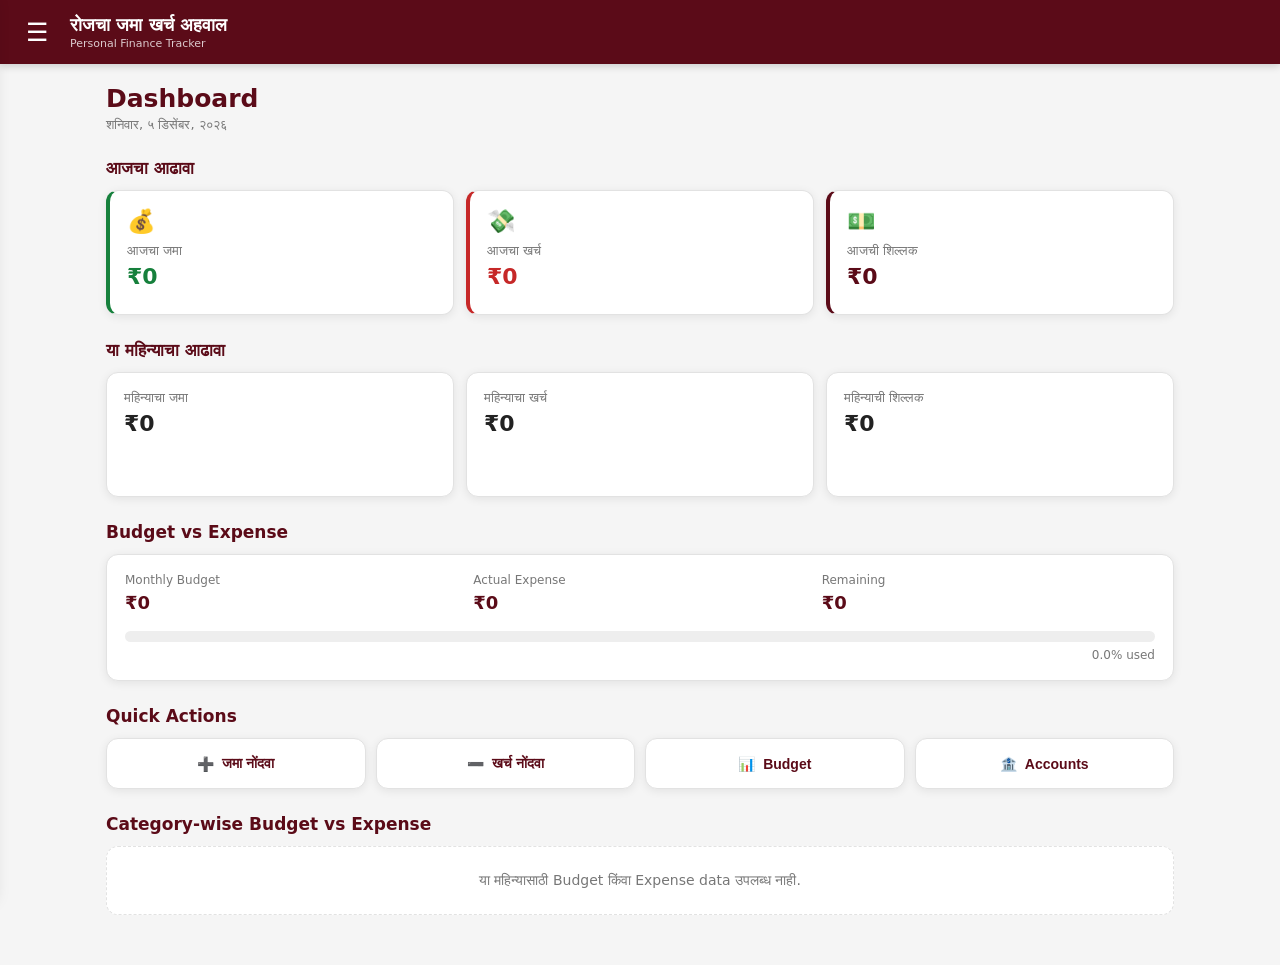
<file: index.html>
<!DOCTYPE html>
<html lang="mr">

<head>
    <meta charset="UTF-8">

    <meta name="viewport"
          content="width=device-width, initial-scale=1.0">

    <meta name="theme-color"
          content="#5b0b18">

    <meta name="description"
          content="रोजचा जमा खर्च अहवाल - Personal Finance Tracker">

    <title>रोजचा जमा खर्च अहवाल</title>

    <link rel="stylesheet" href="style.css">
</head>

<body>

<!-- =====================================================
     APP HEADER
===================================================== -->

<header class="app-header">

    <div class="header-left">

        <button class="menu-btn"
                id="menuBtn"
                aria-label="Menu">
            ☰
        </button>

        <div>
            <div class="app-title">
                रोजचा जमा खर्च अहवाल
            </div>

            <div class="app-subtitle">
                Personal Finance Tracker
            </div>
        </div>

    </div>

</header>


<!-- =====================================================
     SIDE MENU
===================================================== -->

<div class="menu-overlay"
     id="menuOverlay"></div>

<aside class="side-menu"
       id="sideMenu">

    <div class="side-menu-header">

        <div class="side-menu-title">
            जमा खर्च
        </div>

        <button class="close-menu"
                id="closeMenu">
            ×
        </button>

    </div>


    <nav class="side-nav">

        <button class="nav-item active"
                data-page="dashboard">
            <span>🏠</span>
            <span>Dashboard</span>
        </button>

        <button class="nav-item"
                data-page="income">
            <span>💰</span>
            <span>जमा</span>
        </button>

        <button class="nav-item"
                data-page="expense">
            <span>💸</span>
            <span>खर्च</span>
        </button>

        <button class="nav-item"
                data-page="budget">
            <span>📊</span>
            <span>Budget</span>
        </button>

        <button class="nav-item"
                data-page="accounts">
            <span>🏦</span>
            <span>Accounts</span>
        </button>

        <button class="nav-item"
                data-page="transactions">
            <span>🔄</span>
            <span>Transactions</span>
        </button>

        <button class="nav-item"
                data-page="reports">
            <span>📈</span>
            <span>Reports</span>
        </button>

        <button class="nav-item"
                data-page="lending">
            <span>🤝</span>
            <span>उधारी</span>
        </button>

        <button class="nav-item"
                data-page="workplan">
            <span>📝</span>
            <span>Work Plan</span>
        </button>

        <button class="nav-item"
                data-page="settings">
            <span>⚙️</span>
            <span>Settings</span>
        </button>

    </nav>

</aside>


<!-- =====================================================
     MAIN CONTENT
===================================================== -->

<main class="main-container">


    <!-- =================================================
         DASHBOARD
    ================================================== -->

    <section id="dashboardPage"
             class="page active-page">

        <div class="page-heading">

            <div>
                <h1>Dashboard</h1>

                <p id="currentDate">
                    आजचा आर्थिक आढावा
                </p>
            </div>

        </div>


        <!-- TODAY -->

        <div class="section-title">
            आजचा आढावा
        </div>

        <div class="summary-grid">

            <div class="summary-card income-card">

                <div class="summary-icon">
                    💰
                </div>

                <div class="summary-label">
                    आजचा जमा
                </div>

                <div class="summary-value"
                     id="todayIncome">
                    ₹0
                </div>

            </div>


            <div class="summary-card expense-card">

                <div class="summary-icon">
                    💸
                </div>

                <div class="summary-label">
                    आजचा खर्च
                </div>

                <div class="summary-value"
                     id="todayExpense">
                    ₹0
                </div>

            </div>


            <div class="summary-card balance-card">

                <div class="summary-icon">
                    💵
                </div>

                <div class="summary-label">
                    आजची शिल्लक
                </div>

                <div class="summary-value"
                     id="todayBalance">
                    ₹0
                </div>

            </div>

        </div>


        <!-- MONTH -->

        <div class="section-title">
            या महिन्याचा आढावा
        </div>

        <div class="summary-grid">

            <div class="summary-card">

                <div class="summary-label">
                    महिन्याचा जमा
                </div>

                <div class="summary-value"
                     id="monthIncome">
                    ₹0
                </div>

            </div>


            <div class="summary-card">

                <div class="summary-label">
                    महिन्याचा खर्च
                </div>

                <div class="summary-value"
                     id="monthExpense">
                    ₹0
                </div>

            </div>


            <div class="summary-card">

                <div class="summary-label">
                    महिन्याची शिल्लक
                </div>

                <div class="summary-value"
                     id="monthBalance">
                    ₹0
                </div>

            </div>

        </div>


        <!-- BUDGET -->

        <div class="section-title">
            Budget vs Expense
        </div>

        <div class="budget-overview-card">

            <div class="budget-row">

                <div>
                    <span class="small-label">
                        Monthly Budget
                    </span>

                    <strong id="totalBudget">
                        ₹0
                    </strong>
                </div>

                <div>
                    <span class="small-label">
                        Actual Expense
                    </span>

                    <strong id="totalBudgetExpense">
                        ₹0
                    </strong>
                </div>

                <div>
                    <span class="small-label">
                        Remaining
                    </span>

                    <strong id="totalBudgetRemaining">
                        ₹0
                    </strong>
                </div>

            </div>


            <div class="progress-container">

                <div class="progress-track">

                    <div class="progress-bar"
                         id="totalBudgetProgress"
                         style="width:0%">
                    </div>

                </div>

                <div class="progress-text"
                     id="totalBudgetPercent">
                    0% used
                </div>

            </div>

        </div>


        <!-- QUICK ACTIONS -->

        <div class="section-title">
            Quick Actions
        </div>

        <div class="quick-actions">

            <button class="quick-btn"
                    data-page="income">

                <span>➕</span>
                <span>जमा नोंदवा</span>

            </button>

            <button class="quick-btn"
                    data-page="expense">

                <span>➖</span>
                <span>खर्च नोंदवा</span>

            </button>

            <button class="quick-btn"
                    data-page="budget">

                <span>📊</span>
                <span>Budget</span>

            </button>

            <button class="quick-btn"
                    data-page="accounts">

                <span>🏦</span>
                <span>Accounts</span>

            </button>

        </div>


        <!-- CATEGORY COMPARISON -->

        <div class="section-title">
            Category-wise Budget vs Expense
        </div>

        <div id="dashboardCategoryComparison"
             class="comparison-list">

            <div class="empty-state">
                Budget आणि Expense data उपलब्ध नाही.
            </div>

        </div>

    </section>


    <!-- =================================================
         PLACEHOLDER PAGES
    ================================================== -->

    <section id="incomePage"
             class="page">

        <div class="page-heading">
            <h1>जमा</h1>
            <p>जमा नोंद व्यवस्थापन</p>
        </div>

        <div class="coming-card">
            <div class="coming-icon">💰</div>
            <h2>जमा Module</h2>
            <p>
                या module मध्ये जमा entries,
                amount, date आणि account व्यवस्थापन जोडले जाईल.
            </p>
        </div>

    </section>


    <section id="expensePage"
             class="page">

        <div class="page-heading">
            <h1>खर्च</h1>
            <p>खर्च नोंद व्यवस्थापन</p>
        </div>

        <div class="coming-card">
            <div class="coming-icon">💸</div>
            <h2>खर्च Module</h2>
            <p>
                Category-wise खर्च आणि Budget comparison
                येथे जोडले जाईल.
            </p>
        </div>

    </section>


    <section id="budgetPage"
             class="page">

        <div class="page-heading">
            <h1>Budget</h1>
            <p>Monthly Budget Management</p>
        </div>

        <div class="coming-card">
            <div class="coming-icon">📊</div>
            <h2>Budget Module</h2>
            <p>
                प्रत्येक category साठी budget आणि
                actual expense automatic compare केले जाईल.
            </p>
        </div>

    </section>


    <section id="accountsPage"
             class="page">

        <div class="page-heading">
            <h1>Accounts</h1>
            <p>तुमचे आर्थिक Accounts</p>
        </div>

        <div id="accountsList"
             class="accounts-list">
        </div>

        <button class="primary-btn"
                id="addAccountBtn">
            ＋ Add Account
        </button>

    </section>


    <section id="transactionsPage"
             class="page">

        <div class="page-heading">
            <h1>Transactions</h1>
            <p>सर्व जमा आणि खर्च व्यवहार</p>
        </div>

        <div class="coming-card">
            <div class="coming-icon">🔄</div>
            <h2>Transactions Module</h2>
            <p>
                सर्व financial transactions साठी
                Central transaction system वापरले जाईल.
            </p>
        </div>

    </section>


    <section id="reportsPage"
             class="page">

        <div class="page-heading">
            <h1>Reports</h1>
            <p>आर्थिक अहवाल</p>
        </div>

        <div class="coming-card">
            <div class="coming-icon">📈</div>
            <h2>Reports Module</h2>
            <p>
                Daily, Monthly, Yearly आणि
                Category-wise reports येथे असतील.
            </p>
        </div>

    </section>


    <section id="lendingPage"
             class="page">

        <div class="page-heading">
            <h1>उधारी</h1>
            <p>Lending & Repayment</p>
        </div>

        <div class="coming-card">
            <div class="coming-icon">🤝</div>
            <h2>उधारी Module</h2>
            <p>
                दिलेली / घेतलेली रक्कम आणि
                date-wise repayment tracking.
            </p>
        </div>

    </section>


    <section id="workplanPage"
             class="page">

        <div class="page-heading">
            <h1>Work Plan</h1>
            <p>Daily Work Planning</p>
        </div>

        <div class="coming-card">
            <div class="coming-icon">📝</div>
            <h2>Work Plan</h2>
            <p>
                Date-wise tasks, priority, time आणि
                completed checklist.
            </p>
        </div>

    </section>


    <section id="settingsPage"
             class="page">

        <div class="page-heading">
            <h1>Settings</h1>
            <p>App Settings</p>
        </div>

        <div class="coming-card">
            <div class="coming-icon">⚙️</div>
            <h2>Settings</h2>
            <p>
                पुढील modules मध्ये app settings
                आणि data management जोडले जाईल.
            </p>
        </div>

    </section>

</main>


<!-- =====================================================
     ADD ACCOUNT MODAL
===================================================== -->

<div class="modal-overlay"
     id="accountModal">

    <div class="modal">

        <div class="modal-header">

            <h2>Add Account</h2>

            <button class="modal-close"
                    id="closeAccountModal">
                ×
            </button>

        </div>


        <form id="accountForm">

            <div class="form-group">

                <label for="accountName">
                    Account Name
                </label>

                <input type="text"
                       id="accountName"
                       placeholder="उदा. SBI Bank"
                       required>

            </div>


            <div class="form-group">

                <label for="openingBalance">
                    Opening Balance
                </label>

                <input type="number"
                       id="openingBalance"
                       min="0"
                       step="0.01"
                       value="0"
                       required>

            </div>


            <div class="modal-actions">

                <button type="button"
                        class="secondary-btn"
                        id="cancelAccount">
                    Cancel
                </button>

                <button type="submit"
                        class="primary-btn">
                    Save Account
                </button>

            </div>

        </form>

    </div>

</div>


<!-- =====================================================
     APP JS
===================================================== -->

<script src="app.js"></script>

</body>
</html>
</file>
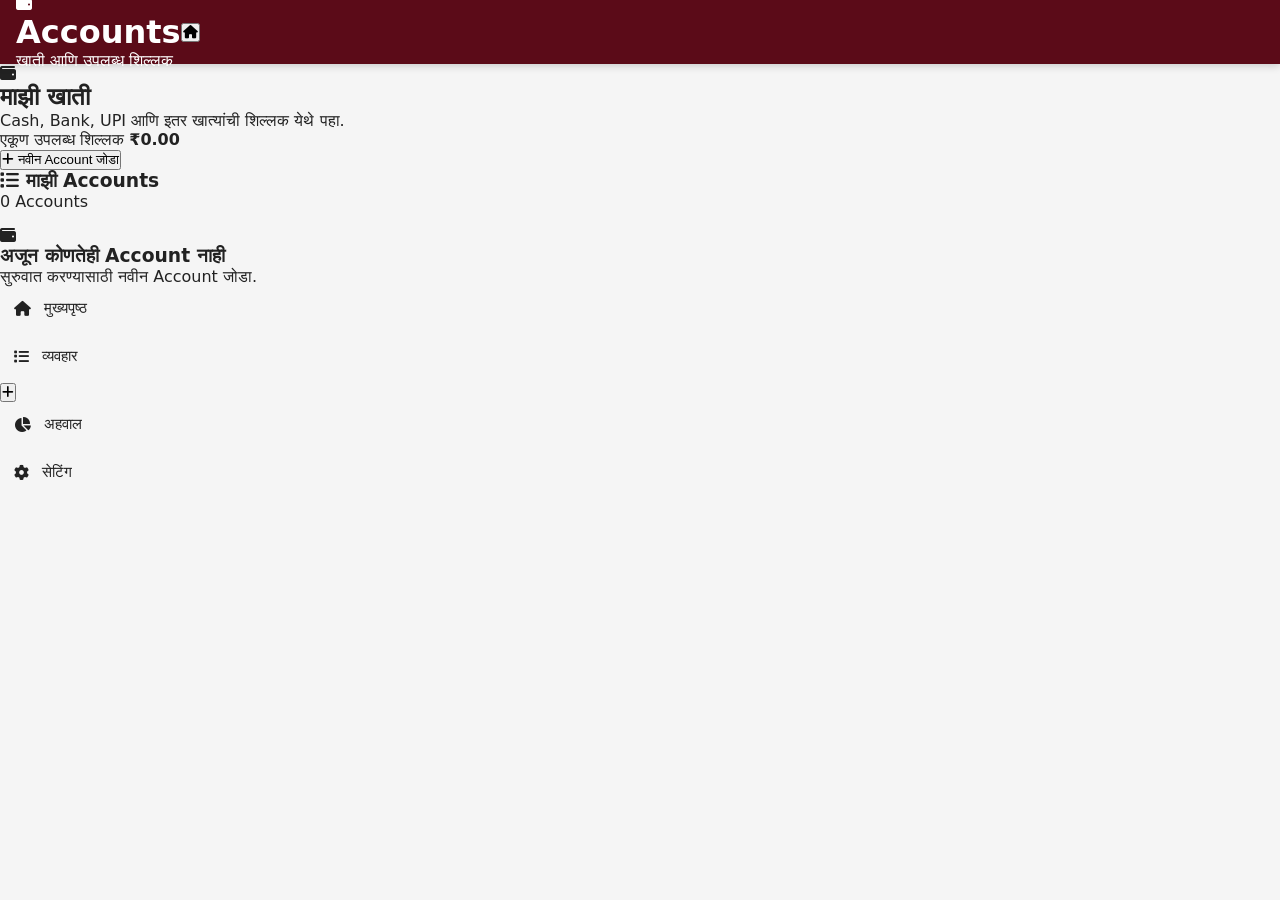
<file: account.html>
<!DOCTYPE html>
<html lang="mr">

<head>

    <meta charset="UTF-8">

    <meta name="viewport"
          content="width=device-width, initial-scale=1.0">

    <meta name="theme-color"
          content="#5b0b18">

    <title>Accounts | रोजचा जमा खर्च अहवाल</title>

    <link rel="stylesheet"
          href="https://cdnjs.cloudflare.com/ajax/libs/font-awesome/6.5.2/css/all.min.css">

    <link rel="stylesheet"
          href="style.css">

</head>

<body>


<!-- =====================================================
     HEADER
===================================================== -->

<header class="app-header">

    <div class="header-brand">

        <div class="app-logo">

            <i class="fa-solid fa-wallet"></i>

        </div>

        <div>

            <h1>Accounts</h1>

            <p>खाती आणि उपलब्ध शिल्लक</p>

        </div>

    </div>


    <button class="notification-btn"
            onclick="goHome()">

        <i class="fa-solid fa-house"></i>

    </button>

</header>



<!-- =====================================================
     MAIN
===================================================== -->

<main class="form-container">


    <!-- =================================================
         PAGE INTRO
    ================================================== -->

    <section class="page-intro">

        <div class="page-intro-icon account-intro">

            <i class="fa-solid fa-wallet"></i>

        </div>

        <div>

            <h2>माझी खाती</h2>

            <p>
                Cash, Bank, UPI आणि इतर खात्यांची शिल्लक येथे पहा.
            </p>

        </div>

    </section>



    <!-- =================================================
         TOTAL BALANCE
    ================================================== -->

    <section class="account-total-card">

        <span>
            एकूण उपलब्ध शिल्लक
        </span>

        <strong id="totalAccountBalance">
            ₹0.00
        </strong>

    </section>



    <!-- =================================================
         ADD ACCOUNT BUTTON
    ================================================== -->

    <button
        class="add-account-btn"
        onclick="openAccountForm()"
    >

        <i class="fa-solid fa-plus"></i>

        नवीन Account जोडा

    </button>



    <!-- =================================================
         ADD / EDIT ACCOUNT FORM
    ================================================== -->

    <section
        id="accountFormCard"
        class="form-card account-form-card"
        style="display:none;"
    >

        <div class="form-section-title">

            <h3 id="accountFormTitle">
                नवीन Account
            </h3>

            <button
                type="button"
                class="close-form-btn"
                onclick="closeAccountForm()"
            >

                <i class="fa-solid fa-xmark"></i>

            </button>

        </div>


        <form id="accountForm">


            <!-- ACCOUNT NAME -->

            <div class="form-group">

                <label for="accountName">

                    <i class="fa-solid fa-wallet"></i>

                    Account Name

                    <span>*</span>

                </label>


                <input
                    type="text"
                    id="accountName"
                    maxlength="50"
                    placeholder="उदा. SBI Bank"
                    required
                >

            </div>



            <!-- ACCOUNT TYPE -->

            <div class="form-group">

                <label for="accountType">

                    <i class="fa-solid fa-layer-group"></i>

                    Account Type

                    <span>*</span>

                </label>


                <select
                    id="accountType"
                    required
                >

                    <option value="">
                        Account Type निवडा
                    </option>

                    <option value="Cash">
                        💵 Cash
                    </option>

                    <option value="Bank">
                        🏦 Bank Account
                    </option>

                    <option value="UPI">
                        📱 UPI
                    </option>

                    <option value="Card">
                        💳 Card
                    </option>

                    <option value="Other">
                        📁 Other
                    </option>

                </select>

            </div>



            <!-- OPENING BALANCE -->

            <div class="form-group">

                <label for="openingBalance">

                    <i class="fa-solid fa-indian-rupee-sign"></i>

                    Opening Balance

                    <span>*</span>

                </label>


                <div class="amount-input">

                    <span>
                        ₹
                    </span>

                    <input
                        type="number"
                        id="openingBalance"
                        min="0"
                        step="0.01"
                        placeholder="उदा. 10000"
                        required
                    >

                </div>


                <small>
                    Account तयार करताना या खात्यात असलेली रक्कम.
                </small>

            </div>



            <!-- ACCOUNT NOTE -->

            <div class="form-group">

                <label for="accountNote">

                    <i class="fa-solid fa-note-sticky"></i>

                    Note

                </label>


                <textarea
                    id="accountNote"
                    rows="2"
                    maxlength="200"
                    placeholder="Account बद्दल माहिती..."
                ></textarea>

            </div>



            <!-- SAVE -->

            <button
                type="submit"
                class="save-account-btn"
            >

                <i class="fa-solid fa-check"></i>

                Account Save करा

            </button>


        </form>

    </section>



    <!-- =================================================
         ACCOUNTS LIST
    ================================================== -->

    <section class="accounts-section">

        <div class="section-heading">

            <h3>

                <i class="fa-solid fa-list"></i>

                माझी Accounts

            </h3>

            <span id="accountCount">
                0 Accounts
            </span>

        </div>


        <div
            id="accountsList"
            class="accounts-list"
        >

            <!-- Accounts dynamically loaded here -->

        </div>


        <!-- EMPTY -->

        <div
            id="emptyAccounts"
            class="empty-accounts"
            style="display:none;"
        >

            <i class="fa-solid fa-wallet"></i>

            <h3>
                अजून कोणतेही Account नाही
            </h3>

            <p>
                सुरुवात करण्यासाठी नवीन Account जोडा.
            </p>

        </div>

    </section>


</main>



<!-- =====================================================
     BOTTOM NAVIGATION
===================================================== -->

<nav class="bottom-nav">


    <button
        class="nav-item"
        onclick="goHome()"
    >

        <i class="fa-solid fa-house"></i>

        <span>
            मुख्यपृष्ठ
        </span>

    </button>



    <button
        class="nav-item"
        onclick="goToTransactions()"
    >

        <i class="fa-solid fa-list"></i>

        <span>
            व्यवहार
        </span>

    </button>



    <button
        class="nav-add account-add"
        onclick="openAccountForm()"
    >

        <i class="fa-solid fa-plus"></i>

    </button>



    <button
        class="nav-item"
        onclick="goToReports()"
    >

        <i class="fa-solid fa-chart-pie"></i>

        <span>
            अहवाल
        </span>

    </button>



    <button
        class="nav-item"
        onclick="goToSettings()"
    >

        <i class="fa-solid fa-gear"></i>

        <span>
            सेटिंग
        </span>

    </button>


</nav>



<!-- =====================================================
     JAVASCRIPT
===================================================== -->

<script src="app.js"></script>

<script src="accounts.js"></script>


</body>

</html>
</file>
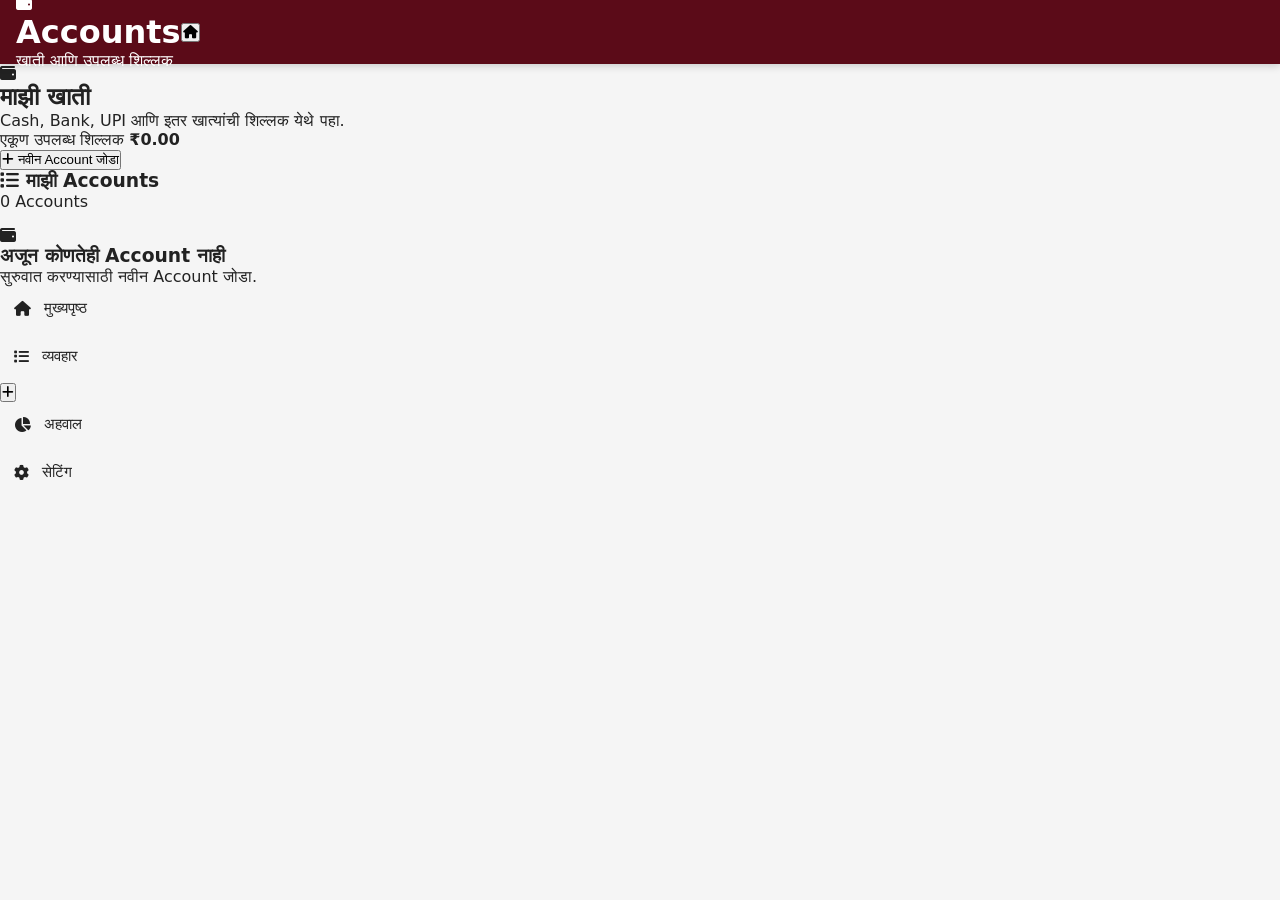
<file: accounts.html>
<!DOCTYPE html>
<html lang="mr">

<head>

    <meta charset="UTF-8">

    <meta name="viewport"
          content="width=device-width, initial-scale=1.0">

    <meta name="theme-color"
          content="#5b0b18">

    <title>Accounts | रोजचा जमा खर्च अहवाल</title>

    <link rel="stylesheet"
          href="https://cdnjs.cloudflare.com/ajax/libs/font-awesome/6.5.2/css/all.min.css">

    <link rel="stylesheet"
          href="style.css">
<link rel="manifest" href="manifest.json">

<meta name="theme-color" content="#5b0b18">

<meta name="mobile-web-app-capable"
      content="yes">

<meta name="apple-mobile-web-app-capable"
      content="yes">

<meta name="apple-mobile-web-app-status-bar-style"
      content="default">

<link rel="apple-touch-icon"
      href="icons/icon-192.png">
</head>

<body>


<!-- =====================================================
     HEADER
===================================================== -->

<header class="app-header">

    <div class="header-brand">

        <div class="app-logo">

            <i class="fa-solid fa-wallet"></i>

        </div>

        <div>

            <h1>Accounts</h1>

            <p>खाती आणि उपलब्ध शिल्लक</p>

        </div>

    </div>


    <button class="notification-btn"
            onclick="goHome()">

        <i class="fa-solid fa-house"></i>

    </button>

</header>



<!-- =====================================================
     MAIN
===================================================== -->

<main class="form-container">


    <!-- =================================================
         PAGE INTRO
    ================================================== -->

    <section class="page-intro">

        <div class="page-intro-icon account-intro">

            <i class="fa-solid fa-wallet"></i>

        </div>

        <div>

            <h2>माझी खाती</h2>

            <p>
                Cash, Bank, UPI आणि इतर खात्यांची शिल्लक येथे पहा.
            </p>

        </div>

    </section>



    <!-- =================================================
         TOTAL BALANCE
    ================================================== -->

    <section class="account-total-card">

        <span>
            एकूण उपलब्ध शिल्लक
        </span>

        <strong id="totalAccountBalance">
            ₹0.00
        </strong>

    </section>



    <!-- =================================================
         ADD ACCOUNT BUTTON
    ================================================== -->

    <button
        class="add-account-btn"
        onclick="openAccountForm()"
    >

        <i class="fa-solid fa-plus"></i>

        नवीन Account जोडा

    </button>



    <!-- =================================================
         ADD / EDIT ACCOUNT FORM
    ================================================== -->

    <section
        id="accountFormCard"
        class="form-card account-form-card"
        style="display:none;"
    >

        <div class="form-section-title">

            <h3 id="accountFormTitle">
                नवीन Account
            </h3>

            <button
                type="button"
                class="close-form-btn"
                onclick="closeAccountForm()"
            >

                <i class="fa-solid fa-xmark"></i>

            </button>

        </div>


        <form id="accountForm">


            <!-- ACCOUNT NAME -->

            <div class="form-group">

                <label for="accountName">

                    <i class="fa-solid fa-wallet"></i>

                    Account Name

                    <span>*</span>

                </label>


                <input
                    type="text"
                    id="accountName"
                    maxlength="50"
                    placeholder="उदा. SBI Bank"
                    required
                >

            </div>



            <!-- ACCOUNT TYPE -->

            <div class="form-group">

                <label for="accountType">

                    <i class="fa-solid fa-layer-group"></i>

                    Account Type

                    <span>*</span>

                </label>


                <select
                    id="accountType"
                    required
                >

                    <option value="">
                        Account Type निवडा
                    </option>

                    <option value="Cash">
                        💵 Cash
                    </option>

                    <option value="Bank">
                        🏦 Bank Account
                    </option>

                    <option value="UPI">
                        📱 UPI
                    </option>

                    <option value="Card">
                        💳 Card
                    </option>

                    <option value="Other">
                        📁 Other
                    </option>

                </select>

            </div>



            <!-- OPENING BALANCE -->

            <div class="form-group">

                <label for="openingBalance">

                    <i class="fa-solid fa-indian-rupee-sign"></i>

                    Opening Balance

                    <span>*</span>

                </label>


                <div class="amount-input">

                    <span>
                        ₹
                    </span>

                    <input
                        type="number"
                        id="openingBalance"
                        min="0"
                        step="0.01"
                        placeholder="उदा. 10000"
                        required
                    >

                </div>


                <small>
                    Account तयार करताना या खात्यात असलेली रक्कम.
                </small>

            </div>



            <!-- ACCOUNT NOTE -->

            <div class="form-group">

                <label for="accountNote">

                    <i class="fa-solid fa-note-sticky"></i>

                    Note

                </label>


                <textarea
                    id="accountNote"
                    rows="2"
                    maxlength="200"
                    placeholder="Account बद्दल माहिती..."
                ></textarea>

            </div>



            <!-- SAVE -->

            <button
                type="submit"
                class="save-account-btn"
            >

                <i class="fa-solid fa-check"></i>

                Account Save करा

            </button>


        </form>

    </section>



    <!-- =================================================
         ACCOUNTS LIST
    ================================================== -->

    <section class="accounts-section">

        <div class="section-heading">

            <h3>

                <i class="fa-solid fa-list"></i>

                माझी Accounts

            </h3>

            <span id="accountCount">
                0 Accounts
            </span>

        </div>


        <div
            id="accountsList"
            class="accounts-list"
        >

            <!-- Accounts dynamically loaded here -->

        </div>


        <!-- EMPTY -->

        <div
            id="emptyAccounts"
            class="empty-accounts"
            style="display:none;"
        >

            <i class="fa-solid fa-wallet"></i>

            <h3>
                अजून कोणतेही Account नाही
            </h3>

            <p>
                सुरुवात करण्यासाठी नवीन Account जोडा.
            </p>

        </div>

    </section>


</main>



<!-- =====================================================
     BOTTOM NAVIGATION
===================================================== -->

<nav class="bottom-nav">


    <button
        class="nav-item"
        onclick="goHome()"
    >

        <i class="fa-solid fa-house"></i>

        <span>
            मुख्यपृष्ठ
        </span>

    </button>



    <button
        class="nav-item"
        onclick="goToTransactions()"
    >

        <i class="fa-solid fa-list"></i>

        <span>
            व्यवहार
        </span>

    </button>



    <button
        class="nav-add account-add"
        onclick="openAccountForm()"
    >

        <i class="fa-solid fa-plus"></i>

    </button>



    <button
        class="nav-item"
        onclick="goToReports()"
    >

        <i class="fa-solid fa-chart-pie"></i>

        <span>
            अहवाल
        </span>

    </button>



    <button
        class="nav-item"
        onclick="goToSettings()"
    >

        <i class="fa-solid fa-gear"></i>

        <span>
            सेटिंग
        </span>

    </button>


</nav>



<!-- =====================================================
     JAVASCRIPT
===================================================== -->

<script src="app.js"></script>

<script src="accounts.js"></script>


</body>

</html>
</file>
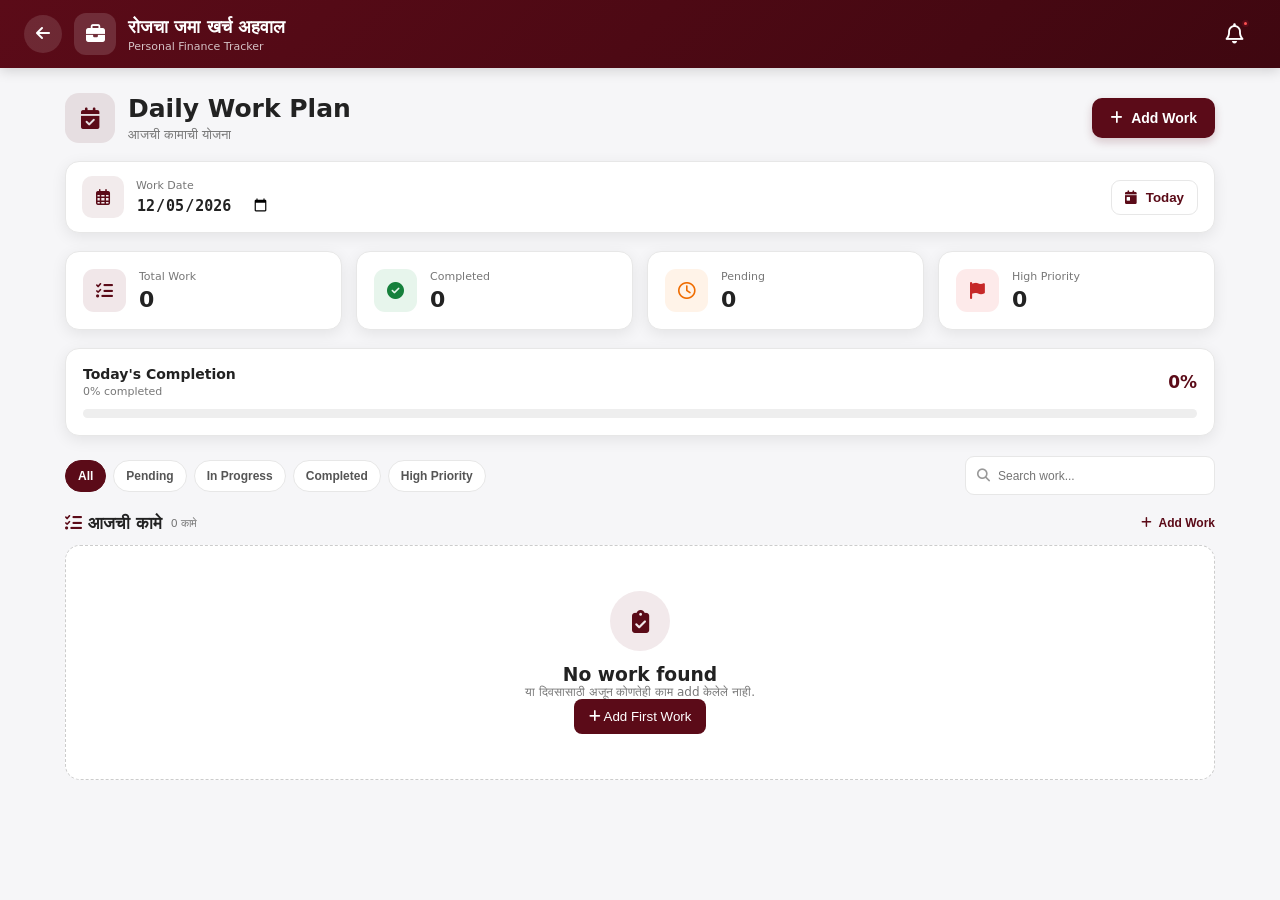
<file: daily-work.html>
<!DOCTYPE html>
<html lang="mr">

<head>

    <meta charset="UTF-8">

    <meta name="viewport"
          content="width=device-width, initial-scale=1.0">

    <meta name="theme-color"
          content="#5b0b18">

    <meta name="description"
          content="Daily Work Plan - रोजची कामाची योजना">

    <title>Daily Work Plan | रोजचा जमा खर्च अहवाल</title>

    <!-- Existing Main CSS -->
    <link rel="stylesheet"
          href="style.css">

    <!-- Daily Work CSS -->
    <link rel="stylesheet"
          href="work-plan.css">

    <!-- Font Awesome -->
    <link rel="stylesheet"
          href="https://cdnjs.cloudflare.com/ajax/libs/font-awesome/6.5.2/css/all.min.css">

</head>


<body class="work-plan-page">


<!-- =====================================================
     HEADER
===================================================== -->

<header class="wp-header">

    <div class="wp-header-left">

        <button class="wp-back-btn"
                onclick="goBack()"
                aria-label="Back">

            <i class="fa-solid fa-arrow-left"></i>

        </button>

        <div class="wp-logo">

            <i class="fa-solid fa-briefcase"></i>

        </div>

        <div class="wp-header-title">

            <h1>रोजचा जमा खर्च अहवाल</h1>

            <span>Personal Finance Tracker</span>

        </div>

    </div>


    <button class="wp-notification"
            onclick="showNotificationMessage()"
            aria-label="Notifications">

        <i class="fa-regular fa-bell"></i>

        <span class="wp-notification-dot"></span>

    </button>

</header>



<!-- =====================================================
     MAIN
===================================================== -->

<main class="wp-container">


    <!-- =================================================
         PAGE TITLE
    ================================================== -->

    <section class="wp-page-heading">

        <div>

            <div class="wp-heading-icon">

                <i class="fa-solid fa-calendar-check"></i>

            </div>

            <div class="wp-heading-text">

                <h2>Daily Work Plan</h2>

                <p>आजची कामाची योजना</p>

            </div>

        </div>


        <button class="wp-add-btn"
                onclick="openAddWorkModal()">

            <i class="fa-solid fa-plus"></i>

            <span>Add Work</span>

        </button>

    </section>



    <!-- =================================================
         DATE BAR
    ================================================== -->

    <section class="wp-date-card">

        <div class="wp-date-left">

            <div class="wp-date-icon">

                <i class="fa-regular fa-calendar-days"></i>

            </div>

            <div>

                <label for="workDate">Work Date</label>

                <input type="date"
                       id="workDate"
                       onchange="changeWorkDate(this.value)">

            </div>

        </div>


        <button class="wp-today-btn"
                onclick="goToToday()">

            <i class="fa-solid fa-calendar-day"></i>

            Today

        </button>

    </section>



    <!-- =================================================
         SUMMARY
    ================================================== -->

    <section class="wp-summary-grid">


        <div class="wp-summary-card total">

            <div class="wp-summary-icon">

                <i class="fa-solid fa-list-check"></i>

            </div>

            <div>

                <span>Total Work</span>

                <strong id="totalWork">0</strong>

            </div>

        </div>


        <div class="wp-summary-card completed">

            <div class="wp-summary-icon">

                <i class="fa-solid fa-circle-check"></i>

            </div>

            <div>

                <span>Completed</span>

                <strong id="completedWork">0</strong>

            </div>

        </div>


        <div class="wp-summary-card pending">

            <div class="wp-summary-icon">

                <i class="fa-regular fa-clock"></i>

            </div>

            <div>

                <span>Pending</span>

                <strong id="pendingWork">0</strong>

            </div>

        </div>


        <div class="wp-summary-card high">

            <div class="wp-summary-icon">

                <i class="fa-solid fa-flag"></i>

            </div>

            <div>

                <span>High Priority</span>

                <strong id="highPriorityWork">0</strong>

            </div>

        </div>


    </section>



    <!-- =================================================
         PROGRESS
    ================================================== -->

    <section class="wp-progress-card">

        <div class="wp-progress-top">

            <div>

                <strong>Today's Completion</strong>

                <span id="completionText">
                    0% completed
                </span>

            </div>

            <strong id="completionPercentage">
                0%
            </strong>

        </div>


        <div class="wp-progress-track">

            <div class="wp-progress-bar"
                 id="completionProgress">
            </div>

        </div>

    </section>



    <!-- =================================================
         FILTER + SEARCH
    ================================================== -->

    <section class="wp-tools">


        <div class="wp-filter-tabs">

            <button class="wp-filter active"
                    data-filter="all"
                    onclick="setFilter('all', this)">

                All

            </button>

            <button class="wp-filter"
                    data-filter="pending"
                    onclick="setFilter('pending', this)">

                Pending

            </button>

            <button class="wp-filter"
                    data-filter="in-progress"
                    onclick="setFilter('in-progress', this)">

                In Progress

            </button>

            <button class="wp-filter"
                    data-filter="completed"
                    onclick="setFilter('completed', this)">

                Completed

            </button>

            <button class="wp-filter"
                    data-filter="high"
                    onclick="setFilter('high', this)">

                High Priority

            </button>

        </div>


        <div class="wp-search">

            <i class="fa-solid fa-magnifying-glass"></i>

            <input type="search"
                   id="workSearch"
                   placeholder="Search work..."
                   oninput="renderWorkList()">

        </div>


    </section>



    <!-- =================================================
         WORK LIST HEADER
    ================================================== -->

    <section class="wp-list-heading">

        <div>

            <h3>

                <i class="fa-solid fa-list-check"></i>

                आजची कामे

            </h3>

            <span id="workCountText">
                0 कामे
            </span>

        </div>


        <button class="wp-small-add"
                onclick="openAddWorkModal()">

            <i class="fa-solid fa-plus"></i>

            Add Work

        </button>

    </section>



    <!-- =================================================
         WORK LIST
    ================================================== -->

    <section id="workList"
             class="wp-work-list">

        <!-- Tasks generated by JavaScript -->

    </section>



    <!-- =================================================
         EMPTY STATE
    ================================================== -->

    <section id="emptyState"
             class="wp-empty-state">

        <div class="wp-empty-icon">

            <i class="fa-solid fa-clipboard-check"></i>

        </div>

        <h3>No work found</h3>

        <p>
            या दिवसासाठी अजून कोणतेही काम add केलेले नाही.
        </p>

        <button onclick="openAddWorkModal()">

            <i class="fa-solid fa-plus"></i>

            Add First Work

        </button>

    </section>


</main>



<!-- =====================================================
     ADD / EDIT WORK MODAL
===================================================== -->

<div id="workModal"
     class="wp-modal">

    <div class="wp-modal-overlay"
         onclick="closeWorkModal()">
    </div>


    <div class="wp-modal-box">


        <div class="wp-modal-header">

            <div>

                <div class="wp-modal-icon">

                    <i class="fa-solid fa-briefcase"></i>

                </div>

                <div>

                    <h3 id="modalTitle">
                        Add New Work
                    </h3>

                    <span>
                        Daily Work Plan
                    </span>

                </div>

            </div>


            <button onclick="closeWorkModal()"
                    class="wp-modal-close">

                <i class="fa-solid fa-xmark"></i>

            </button>

        </div>



        <!-- FORM -->

        <form id="workForm"
              onsubmit="saveWork(event)">

            <input type="hidden"
                   id="editWorkId">


            <!-- Work -->

            <div class="wp-form-group">

                <label for="workTitle">

                    Work / Task

                    <span>*</span>

                </label>

                <div class="wp-input-icon">

                    <i class="fa-solid fa-pen"></i>

                    <input type="text"
                           id="workTitle"
                           placeholder="उदा. Daily MIS Check"
                           maxlength="150"
                           required>

                </div>

            </div>



            <!-- Date -->

            <div class="wp-form-group">

                <label for="modalWorkDate">

                    Date

                    <span>*</span>

                </label>

                <div class="wp-input-icon">

                    <i class="fa-regular fa-calendar"></i>

                    <input type="date"
                           id="modalWorkDate"
                           required>

                </div>

            </div>



            <!-- Time -->

            <div class="wp-form-row">


                <div class="wp-form-group">

                    <label for="startTime">
                        Start Time
                    </label>

                    <div class="wp-input-icon">

                        <i class="fa-regular fa-clock"></i>

                        <input type="time"
                               id="startTime">

                    </div>

                </div>


                <div class="wp-form-group">

                    <label for="endTime">
                        End Time
                    </label>

                    <div class="wp-input-icon">

                        <i class="fa-regular fa-clock"></i>

                        <input type="time"
                               id="endTime">

                    </div>

                </div>


            </div>



            <!-- Priority -->

            <div class="wp-form-group">

                <label for="priority">
                    Priority
                </label>

                <div class="wp-select-wrapper">

                    <i class="fa-solid fa-flag"></i>

                    <select id="priority">

                        <option value="high">
                            🔴 High
                        </option>

                        <option value="medium"
                                selected>
                            🟠 Medium
                        </option>

                        <option value="low">
                            🟢 Low
                        </option>

                    </select>

                </div>

            </div>



            <!-- Status -->

            <div class="wp-form-group">

                <label for="status">
                    Status
                </label>

                <div class="wp-select-wrapper">

                    <i class="fa-solid fa-spinner"></i>

                    <select id="status">

                        <option value="pending">
                            ⏳ Pending
                        </option>

                        <option value="in-progress">
                            🔄 In Progress
                        </option>

                        <option value="completed">
                            ✅ Completed
                        </option>

                    </select>

                </div>

            </div>



            <!-- Remarks -->

            <div class="wp-form-group">

                <label for="remarks">
                    Remarks
                </label>

                <textarea id="remarks"
                          rows="3"
                          maxlength="500"
                          placeholder="Additional remarks..."></textarea>

            </div>



            <!-- Buttons -->

            <div class="wp-form-actions">

                <button type="button"
                        class="wp-cancel-btn"
                        onclick="closeWorkModal()">

                    Cancel

                </button>

                <button type="submit"
                        class="wp-save-btn">

                    <i class="fa-solid fa-floppy-disk"></i>

                    <span id="saveButtonText">
                        Save Work
                    </span>

                </button>

            </div>


        </form>

    </div>

</div>



<!-- =====================================================
     CONFIRM DELETE MODAL
===================================================== -->

<div id="deleteModal"
     class="wp-modal">

    <div class="wp-modal-overlay"></div>


    <div class="wp-confirm-box">

        <div class="wp-confirm-icon">

            <i class="fa-solid fa-trash"></i>

        </div>

        <h3>Delete Work?</h3>

        <p>
            हे काम कायमचे delete होईल.
        </p>


        <div class="wp-confirm-actions">

            <button onclick="closeDeleteModal()"
                    class="wp-cancel-btn">

                Cancel

            </button>

            <button onclick="confirmDelete()"
                    class="wp-delete-confirm">

                <i class="fa-solid fa-trash"></i>

                Delete

            </button>

        </div>

    </div>

</div>



<!-- =====================================================
     TOAST
===================================================== -->

<div id="wpToast"
     class="wp-toast">

    <i id="toastIcon"
       class="fa-solid fa-circle-check"></i>

    <span id="toastMessage">
        Saved successfully
    </span>

</div>



<!-- =====================================================
     BOTTOM NAVIGATION
===================================================== -->

<nav class="wp-bottom-nav">


    <button onclick="goHome()">

        <i class="fa-solid fa-house"></i>

        <span>Home</span>

    </button>


    <button onclick="goToBudget()">

        <i class="fa-solid fa-chart-pie"></i>

        <span>Budget</span>

    </button>


    <button class="wp-nav-add"
            onclick="openAddWorkModal()">

        <span>

            <i class="fa-solid fa-plus"></i>

        </span>

        <small>Add</small>

    </button>


    <button class="active"
            onclick="scrollToWorkList()">

        <i class="fa-solid fa-list-check"></i>

        <span>Work</span>

    </button>


    <button onclick="goToSettings()">

        <i class="fa-solid fa-gear"></i>

        <span>Settings</span>

    </button>


</nav>



<script src="work-plan.js"></script>

</body>

</html>
</file>
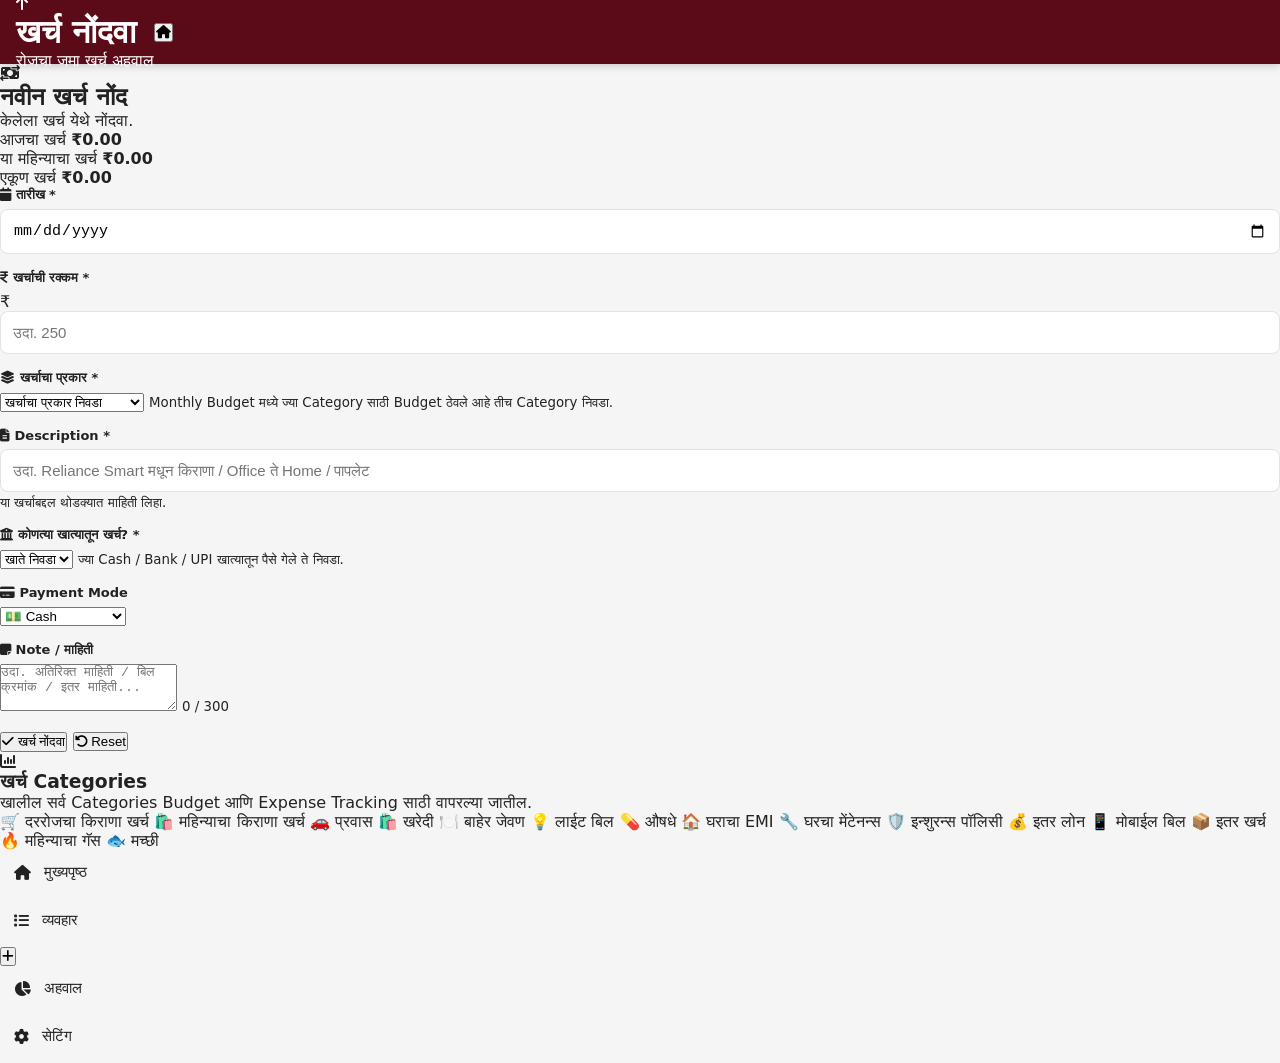
<file: expense.html>
<!DOCTYPE html>
<html lang="mr">

<head>

    <meta charset="UTF-8">

    <meta name="viewport"
          content="width=device-width, initial-scale=1.0">

    <meta name="theme-color"
          content="#5b0b18">

    <meta name="description"
          content="रोजचा जमा खर्च अहवाल - खर्च नोंदवा">

    <title>खर्च नोंदवा | रोजचा जमा खर्च अहवाल</title>


    <!-- =====================================================
         FONT AWESOME
    ====================================================== -->

    <link
        rel="stylesheet"
        href="https://cdnjs.cloudflare.com/ajax/libs/font-awesome/6.5.2/css/all.min.css"
    >


    <!-- =====================================================
         MAIN CSS
    ====================================================== -->

    <link
        rel="stylesheet"
        href="style.css"
    >


    <!-- =====================================================
         PWA
    ====================================================== -->

    <link
        rel="manifest"
        href="manifest.json"
    >

    <meta
        name="theme-color"
        content="#5b0b18"
    >

    <meta
        name="mobile-web-app-capable"
        content="yes"
    >

    <meta
        name="apple-mobile-web-app-capable"
        content="yes"
    >

    <meta
        name="apple-mobile-web-app-status-bar-style"
        content="default"
    >

    <link
        rel="apple-touch-icon"
        href="icons/icon-192.png"
    >

</head>


<body>


<!-- =====================================================
     HEADER
===================================================== -->

<header class="app-header">

    <div class="header-brand">

        <div class="app-logo">

            <i class="fa-solid fa-arrow-up"></i>

        </div>


        <div>

            <h1>
                खर्च नोंदवा
            </h1>

            <p>
                रोजचा जमा खर्च अहवाल
            </p>

        </div>

    </div>


    <button
        class="notification-btn"
        type="button"
        onclick="goHome()"
        title="मुख्यपृष्ठ"
    >

        <i class="fa-solid fa-house"></i>

    </button>

</header>



<!-- =====================================================
     MAIN
===================================================== -->

<main class="form-container">


    <!-- =================================================
         PAGE INTRO
    ================================================== -->

    <section class="page-intro">

        <div class="page-intro-icon expense-intro">

            <i class="fa-solid fa-money-bill-transfer"></i>

        </div>


        <div>

            <h2>
                नवीन खर्च नोंद
            </h2>

            <p>
                केलेला खर्च येथे नोंदवा.
            </p>

        </div>

    </section>



    <!-- =================================================
         EXPENSE SUMMARY
    ================================================== -->

    <section class="expense-summary">


        <!-- TODAY -->

        <div>

            <span>
                आजचा खर्च
            </span>

            <strong id="todayExpense">
                ₹0.00
            </strong>

        </div>



        <!-- MONTH -->

        <div>

            <span>
                या महिन्याचा खर्च
            </span>

            <strong id="monthExpense">
                ₹0.00
            </strong>

        </div>



        <!-- TOTAL -->

        <div>

            <span>
                एकूण खर्च
            </span>

            <strong id="totalExpense">
                ₹0.00
            </strong>

        </div>


    </section>



    <!-- =================================================
         EXPENSE FORM
    ================================================== -->

    <section class="form-card">


        <form id="expenseForm">


            <!-- =================================================
                 DATE
            ================================================= -->

            <div class="form-group">

                <label for="expenseDate">

                    <i class="fa-solid fa-calendar"></i>

                    तारीख

                    <span>*</span>

                </label>


                <input
                    type="date"
                    id="expenseDate"
                    required
                >

            </div>



            <!-- =================================================
                 AMOUNT
            ================================================= -->

            <div class="form-group">

                <label for="expenseAmount">

                    <i class="fa-solid fa-indian-rupee-sign"></i>

                    खर्चाची रक्कम

                    <span>*</span>

                </label>


                <div class="amount-input">

                    <span class="expense-rupee">
                        ₹
                    </span>


                    <input
                        type="number"
                        id="expenseAmount"
                        min="0.01"
                        step="0.01"
                        inputmode="decimal"
                        placeholder="उदा. 250"
                        required
                    >

                </div>

            </div>



            <!-- =================================================
                 EXPENSE CATEGORY
            ================================================== -->

            <div class="form-group">

                <label for="expenseCategory">

                    <i class="fa-solid fa-layer-group"></i>

                    खर्चाचा प्रकार

                    <span>*</span>

                </label>


                <select
                    id="expenseCategory"
                    required
                >

                    <option value="">
                        खर्चाचा प्रकार निवडा
                    </option>


                    <!-- =================================================
                         01 DAILY GROCERY
                    ================================================== -->

                    <option value="daily_grocery">
                        🛒 दररोजचा किराणा खर्च
                    </option>


                    <!-- =================================================
                         02 MONTHLY GROCERY
                    ================================================== -->

                    <option value="monthly_grocery">
                        🛍️ महिन्याचा किराणा खर्च
                    </option>


                    <!-- =================================================
                         03 TRAVEL
                    ================================================== -->

                    <option value="travel">
                        🚗 प्रवास
                    </option>


                    <!-- =================================================
                         04 SHOPPING
                    ================================================== -->

                    <option value="shopping">
                        🛍️ खरेदी
                    </option>


                    <!-- =================================================
                         05 OUTSIDE FOOD
                    ================================================== -->

                    <option value="outside_food">
                        🍽️ बाहेर जेवण
                    </option>


                    <!-- =================================================
                         06 ELECTRICITY
                    ================================================== -->

                    <option value="electricity">
                        💡 लाईट बिल
                    </option>


                    <!-- =================================================
                         07 MEDICINE
                    ================================================== -->

                    <option value="medicine">
                        💊 औषधे
                    </option>


                    <!-- =================================================
                         08 HOME EMI
                    ================================================== -->

                    <option value="home_emi">
                        🏠 घराचा EMI
                    </option>


                    <!-- =================================================
                         09 HOME MAINTENANCE
                    ================================================== -->

                    <option value="home_maintenance">
                        🔧 घरचा मेंटेनन्स
                    </option>


                    <!-- =================================================
                         10 INSURANCE
                    ================================================== -->

                    <option value="insurance">
                        🛡️ इन्शुरन्स पॉलिसी
                    </option>


                    <!-- =================================================
                         11 OTHER LOAN
                    ================================================== -->

                    <option value="other_loan">
                        💰 इतर लोन
                    </option>


                    <!-- =================================================
                         12 MOBILE BILL
                    ================================================== -->

                    <option value="mobile_bill">
                        📱 मोबाईल बिल
                    </option>


                    <!-- =================================================
                         13 OTHER EXPENSE
                    ================================================== -->

                    <option value="other_expense">
                        📦 इतर खर्च
                    </option>


                    <!-- =================================================
                         14 MONTHLY GAS
                    ================================================== -->

                    <option value="monthly_gas">
                        🔥 महिन्याचा गॅस
                    </option>


                    <!-- =================================================
                         15 FISH
                    ================================================== -->

                    <option value="fish">
                        🐟 मच्छी
                    </option>

                </select>


                <small>
                    Monthly Budget मध्ये ज्या Category साठी Budget ठेवले आहे तीच Category निवडा.
                </small>

            </div>



            <!-- =================================================
                 DESCRIPTION
            ================================================== -->

            <div class="form-group">

                <label for="expenseDescription">

                    <i class="fa-solid fa-file-lines"></i>

                    Description

                    <span>*</span>

                </label>


                <input
                    type="text"
                    id="expenseDescription"
                    maxlength="200"
                    placeholder="उदा. Reliance Smart मधून किराणा / Office ते Home / पापलेट"
                    required
                >


                <small>
                    या खर्चाबद्दल थोडक्यात माहिती लिहा.
                </small>

            </div>



            <!-- =================================================
                 ACCOUNT
            ================================================== -->

            <div class="form-group">

                <label for="expenseAccount">

                    <i class="fa-solid fa-building-columns"></i>

                    कोणत्या खात्यातून खर्च?

                    <span>*</span>

                </label>


                <select
                    id="expenseAccount"
                    required
                >

                    <option value="">
                        खाते निवडा
                    </option>

                </select>


                <small>
                    ज्या Cash / Bank / UPI खात्यातून पैसे गेले ते निवडा.
                </small>

            </div>



            <!-- =================================================
                 PAYMENT MODE
            ================================================== -->

            <div class="form-group">

                <label for="expensePaymentMode">

                    <i class="fa-solid fa-credit-card"></i>

                    Payment Mode

                </label>


                <select
                    id="expensePaymentMode"
                >

                    <option value="Cash">
                        💵 Cash
                    </option>


                    <option value="UPI">
                        📱 UPI
                    </option>


                    <option value="Bank Transfer">
                        🏦 Bank Transfer
                    </option>


                    <option value="Debit Card">
                        💳 Debit Card
                    </option>


                    <option value="Credit Card">
                        💳 Credit Card
                    </option>


                    <option value="Cheque">
                        🧾 Cheque
                    </option>


                    <option value="Other">
                        📌 Other
                    </option>

                </select>

            </div>



            <!-- =================================================
                 NOTE
            ================================================== -->

            <div class="form-group">

                <label for="expenseNote">

                    <i class="fa-solid fa-note-sticky"></i>

                    Note / माहिती

                </label>


                <textarea
                    id="expenseNote"
                    rows="3"
                    maxlength="300"
                    placeholder="उदा. अतिरिक्त माहिती / बिल क्रमांक / इतर माहिती..."
                ></textarea>


                <small id="expenseNoteCounter">
                    0 / 300
                </small>

            </div>



            <!-- =================================================
                 SAVE BUTTON
            ================================================== -->

            <button
                type="submit"
                class="save-expense-btn"
            >

                <i class="fa-solid fa-check"></i>

                खर्च नोंदवा

            </button>



            <!-- =================================================
                 RESET BUTTON
            ================================================== -->

            <button
                type="button"
                class="reset-btn"
                onclick="resetExpenseForm()"
            >

                <i class="fa-solid fa-rotate-left"></i>

                Reset

            </button>


        </form>

    </section>



    <!-- =================================================
         LAST SAVED
    ================================================== -->

    <section
        id="lastExpenseSaved"
        class="last-saved expense-last-saved"
        style="display:none;"
    >

        <i class="fa-solid fa-circle-check"></i>


        <div>

            <strong>
                खर्च नोंदवला आहे
            </strong>


            <p id="lastExpenseSavedText">
                --
            </p>

        </div>

    </section>



    <!-- =================================================
         CATEGORY INFORMATION
    ================================================== -->

    <section class="expense-category-info-card">

        <div class="expense-category-info-header">

            <i class="fa-solid fa-chart-column"></i>

            <div>

                <h3>
                    खर्च Categories
                </h3>

                <p>
                    खालील सर्व Categories Budget आणि Expense Tracking साठी वापरल्या जातील.
                </p>

            </div>

        </div>


        <div class="expense-category-mini-list">


            <span>
                🛒 दररोजचा किराणा खर्च
            </span>

            <span>
                🛍️ महिन्याचा किराणा खर्च
            </span>

            <span>
                🚗 प्रवास
            </span>

            <span>
                🛍️ खरेदी
            </span>

            <span>
                🍽️ बाहेर जेवण
            </span>

            <span>
                💡 लाईट बिल
            </span>

            <span>
                💊 औषधे
            </span>

            <span>
                🏠 घराचा EMI
            </span>

            <span>
                🔧 घरचा मेंटेनन्स
            </span>

            <span>
                🛡️ इन्शुरन्स पॉलिसी
            </span>

            <span>
                💰 इतर लोन
            </span>

            <span>
                📱 मोबाईल बिल
            </span>

            <span>
                📦 इतर खर्च
            </span>

            <span>
                🔥 महिन्याचा गॅस
            </span>

            <span>
                🐟 मच्छी
            </span>


        </div>

    </section>


</main>



<!-- =====================================================
     BOTTOM NAVIGATION
===================================================== -->

<nav class="bottom-nav">


    <!-- HOME -->

    <button
        class="nav-item"
        type="button"
        onclick="goHome()"
    >

        <i class="fa-solid fa-house"></i>

        <span>
            मुख्यपृष्ठ
        </span>

    </button>



    <!-- TRANSACTIONS -->

    <button
        class="nav-item"
        type="button"
        onclick="goToTransactions()"
    >

        <i class="fa-solid fa-list"></i>

        <span>
            व्यवहार
        </span>

    </button>



    <!-- QUICK ADD -->

    <button
        class="nav-add expense-add"
        type="button"
        onclick="goToIncome()"
        title="जमा नोंदवा"
    >

        <i class="fa-solid fa-plus"></i>

    </button>



    <!-- REPORTS -->

    <button
        class="nav-item"
        type="button"
        onclick="goToReports()"
    >

        <i class="fa-solid fa-chart-pie"></i>

        <span>
            अहवाल
        </span>

    </button>



    <!-- SETTINGS -->

    <button
        class="nav-item"
        type="button"
        onclick="goToSettings()"
    >

        <i class="fa-solid fa-gear"></i>

        <span>
            सेटिंग
        </span>

    </button>


</nav>



<!-- =====================================================
     QUICK ADD MENU
===================================================== -->

<div
    id="quickAddMenu"
    class="quick-add-menu"
    style="display:none;"
>


    <button
        type="button"
        onclick="goToIncome()"
    >

        <i class="fa-solid fa-arrow-down"></i>

        जमा नोंदवा

    </button>


    <button
        type="button"
        onclick="goToExpense()"
    >

        <i class="fa-solid fa-arrow-up"></i>

        खर्च नोंदवा

    </button>


</div>



<!-- =====================================================
     JAVASCRIPT
===================================================== -->

<script src="app.js"></script>
<script src="expense.js"></script>
<!-- =====================================================
     NOTE CHARACTER COUNTER
===================================================== -->

<script>

document.addEventListener(
    "DOMContentLoaded",
    function () {

        const note =
            document.getElementById(
                "expenseNote"
            );

        const counter =
            document.getElementById(
                "expenseNoteCounter"
            );


        if (
            note &&
            counter
        ) {

            function updateCounter() {

                counter.textContent =
                    `${note.value.length} / 300`;

            }


            note.addEventListener(
                "input",
                updateCounter
            );


            updateCounter();

        }

    }
);

</script>


<!-- =====================================================
     SERVICE WORKER
===================================================== -->

<script>

if (
    "serviceWorker" in navigator
) {

    window.addEventListener(
        "load",
        function () {

            navigator.serviceWorker
                .register(
                    "service-worker.js"
                )
                .catch(
                    function (error) {

                        console.log(
                            "Service Worker registration failed:",
                            error
                        );

                    }
                );

        }
    );

}

</script>


</body>

</html>
</file>
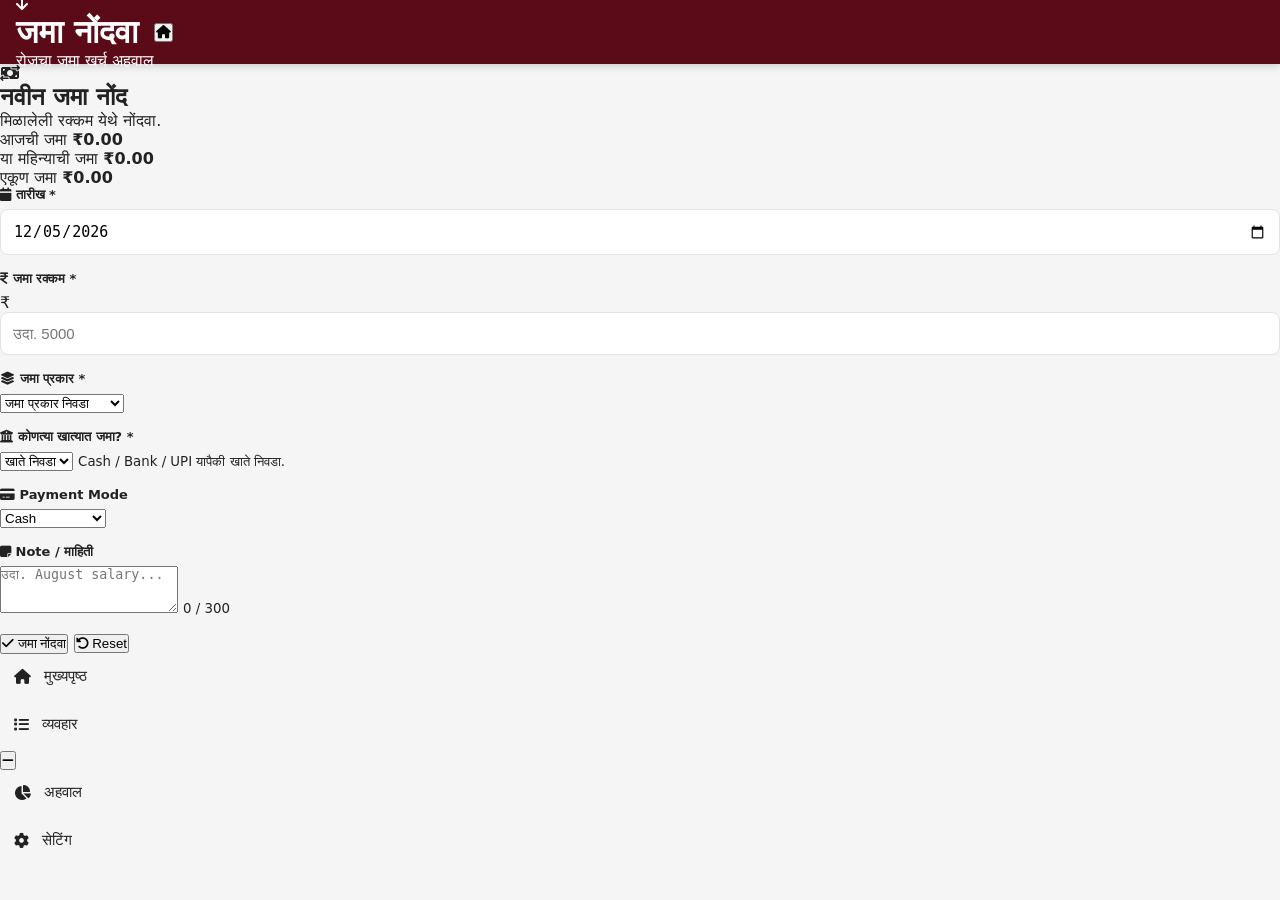
<file: income.html>
<!DOCTYPE html>
<html lang="mr">

<head>

    <meta charset="UTF-8">

    <meta name="viewport"
          content="width=device-width, initial-scale=1.0">

    <meta name="theme-color"
          content="#5b0b18">

    <title>जमा नोंदवा | रोजचा जमा खर्च अहवाल</title>

    <link rel="stylesheet"
          href="https://cdnjs.cloudflare.com/ajax/libs/font-awesome/6.5.2/css/all.min.css">

    <link rel="stylesheet"
          href="style.css">
<link rel="manifest" href="manifest.json">

<meta name="theme-color" content="#5b0b18">

<meta name="mobile-web-app-capable"
      content="yes">

<meta name="apple-mobile-web-app-capable"
      content="yes">

<meta name="apple-mobile-web-app-status-bar-style"
      content="default">

<link rel="apple-touch-icon"
      href="icons/icon-192.png">
</head>

<body>


<!-- =====================================================
     HEADER
===================================================== -->

<header class="app-header">

    <div class="header-brand">

        <div class="app-logo">

            <i class="fa-solid fa-arrow-down"></i>

        </div>

        <div>

            <h1>जमा नोंदवा</h1>

            <p>रोजचा जमा खर्च अहवाल</p>

        </div>

    </div>


    <button class="notification-btn"
            onclick="goHome()">

        <i class="fa-solid fa-house"></i>

    </button>

</header>



<!-- =====================================================
     MAIN
===================================================== -->

<main class="form-container">


    <!-- =================================================
         PAGE TITLE
    ================================================== -->

    <section class="page-intro">

        <div class="page-intro-icon income-intro">

            <i class="fa-solid fa-money-bill-transfer"></i>

        </div>

        <div>

            <h2>नवीन जमा नोंद</h2>

            <p>
                मिळालेली रक्कम येथे नोंदवा.
            </p>

        </div>

    </section>



    <!-- =================================================
         TODAY SUMMARY
    ================================================== -->

    <section class="income-summary">

        <div>

            <span>
                आजची जमा
            </span>

            <strong id="todayIncome">
                ₹0.00
            </strong>

        </div>


        <div>

            <span>
                या महिन्याची जमा
            </span>

            <strong id="monthIncome">
                ₹0.00
            </strong>

        </div>


        <div>

            <span>
                एकूण जमा
            </span>

            <strong id="totalIncome">
                ₹0.00
            </strong>

        </div>

    </section>



    <!-- =================================================
         INCOME FORM
    ================================================== -->

    <section class="form-card">


        <form id="incomeForm">


            <!-- DATE -->

            <div class="form-group">

                <label for="incomeDate">

                    <i class="fa-solid fa-calendar"></i>

                    तारीख

                    <span>*</span>

                </label>


                <input
                    type="date"
                    id="incomeDate"
                    required
                >

            </div>



            <!-- AMOUNT -->

            <div class="form-group">

                <label for="incomeAmount">

                    <i class="fa-solid fa-indian-rupee-sign"></i>

                    जमा रक्कम

                    <span>*</span>

                </label>


                <div class="amount-input">

                    <span>₹</span>

                    <input
                        type="number"
                        id="incomeAmount"
                        min="0.01"
                        step="0.01"
                        placeholder="उदा. 5000"
                        required
                    >

                </div>

            </div>



            <!-- CATEGORY -->

            <div class="form-group">

                <label for="incomeCategory">

                    <i class="fa-solid fa-layer-group"></i>

                    जमा प्रकार

                    <span>*</span>

                </label>


                <select
                    id="incomeCategory"
                    required
                >

                    <option value="">
                        जमा प्रकार निवडा
                    </option>

                    <option value="Salary">
                        पगार
                    </option>

                    <option value="Business">
                        व्यवसाय
                    </option>

                    <option value="Freelance">
                        Freelance
                    </option>

                    <option value="Interest">
                        व्याज
                    </option>

                    <option value="Gift">
                        भेट / मिळालेली रक्कम
                    </option>

                    <option value="Refund">
                        Refund
                    </option>

                    <option value="Other">
                        इतर
                    </option>

                </select>

            </div>



            <!-- ACCOUNT -->

            <div class="form-group">

                <label for="incomeAccount">

                    <i class="fa-solid fa-building-columns"></i>

                    कोणत्या खात्यात जमा?

                    <span>*</span>

                </label>


                <select
                    id="incomeAccount"
                    required
                >

                    <option value="">
                        खाते निवडा
                    </option>

                </select>


                <small>
                    Cash / Bank / UPI यापैकी खाते निवडा.
                </small>

            </div>



            <!-- PAYMENT MODE -->

            <div class="form-group">

                <label for="incomePaymentMode">

                    <i class="fa-solid fa-credit-card"></i>

                    Payment Mode

                </label>


                <select
                    id="incomePaymentMode"
                >

                    <option value="Cash">
                        Cash
                    </option>

                    <option value="UPI">
                        UPI
                    </option>

                    <option value="Bank Transfer">
                        Bank Transfer
                    </option>

                    <option value="Cheque">
                        Cheque
                    </option>

                    <option value="Other">
                        Other
                    </option>

                </select>

            </div>



            <!-- NOTE -->

            <div class="form-group">

                <label for="incomeNote">

                    <i class="fa-solid fa-note-sticky"></i>

                    Note / माहिती

                </label>


                <textarea
                    id="incomeNote"
                    rows="3"
                    maxlength="300"
                    placeholder="उदा. August salary..."
                ></textarea>


                <small id="noteCounter">
                    0 / 300
                </small>

            </div>



            <!-- SAVE -->

            <button
                type="submit"
                class="save-income-btn"
            >

                <i class="fa-solid fa-check"></i>

                जमा नोंदवा

            </button>


            <!-- RESET -->

            <button
                type="button"
                class="reset-btn"
                onclick="resetIncomeForm()"
            >

                <i class="fa-solid fa-rotate-left"></i>

                Reset

            </button>


        </form>

    </section>



    <!-- =================================================
         LAST SAVED
    ================================================== -->

    <section
        id="lastSaved"
        class="last-saved"
        style="display:none;"
    >

        <i class="fa-solid fa-circle-check"></i>

        <div>

            <strong>
                जमा नोंदवली आहे
            </strong>

            <p id="lastSavedText">
                --
            </p>

        </div>

    </section>


</main>



<!-- =====================================================
     BOTTOM NAV
===================================================== -->

<nav class="bottom-nav">


    <button class="nav-item"
            onclick="goHome()">

        <i class="fa-solid fa-house"></i>

        <span>
            मुख्यपृष्ठ
        </span>

    </button>


    <button class="nav-item"
            onclick="goToTransactions()">

        <i class="fa-solid fa-list"></i>

        <span>
            व्यवहार
        </span>

    </button>


    <button class="nav-add income-add"
            onclick="goToExpense()">

        <i class="fa-solid fa-minus"></i>

    </button>


    <button class="nav-item"
            onclick="goToReports()">

        <i class="fa-solid fa-chart-pie"></i>

        <span>
            अहवाल
        </span>

    </button>


    <button class="nav-item"
            onclick="goToSettings()">

        <i class="fa-solid fa-gear"></i>

        <span>
            सेटिंग
        </span>

    </button>


</nav>



<!-- =====================================================
     JAVASCRIPT
===================================================== -->

<script src="app.js"></script>

<script src="income.js"></script>


</body>

</html>
</file>
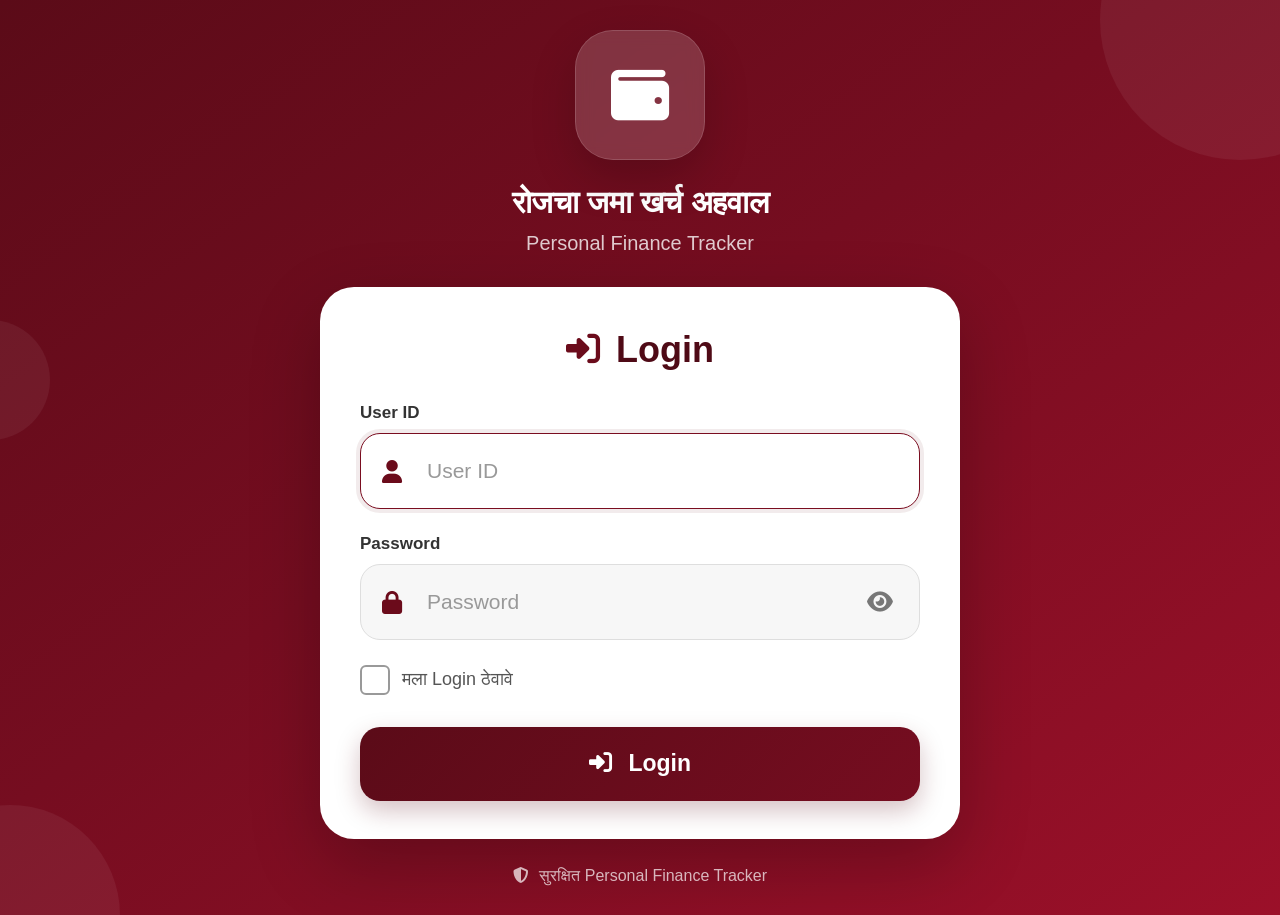
<file: login.html>
<!DOCTYPE html>
<html lang="mr">

<head>

    <meta charset="UTF-8">

    <meta name="viewport"
          content="width=device-width,
                   initial-scale=1.0,
                   maximum-scale=1.0,
                   user-scalable=no">

    <meta name="theme-color"
          content="#5b0b18">

    <meta name="description"
          content="रोजचा जमा खर्च अहवाल - Personal Finance Tracker">

    <meta name="mobile-web-app-capable"
          content="yes">

    <meta name="apple-mobile-web-app-capable"
          content="yes">

    <meta name="apple-mobile-web-app-status-bar-style"
          content="black-translucent">

    <title>Login | रोजचा जमा खर्च अहवाल</title>


    <!-- =====================================================
         FONT AWESOME
    ====================================================== -->

    <link rel="stylesheet"
          href="https://cdnjs.cloudflare.com/ajax/libs/font-awesome/6.5.2/css/all.min.css">


    <!-- =====================================================
         LOGIN CSS
    ====================================================== -->

    <link rel="stylesheet"
          href="login.css">

</head>


<body>


<!-- =========================================================
     LOGIN PAGE
========================================================= -->

<div class="login-page">


    <!-- =====================================================
         BACKGROUND DECORATION
    ====================================================== -->

    <div class="background-circle circle-one"></div>

    <div class="background-circle circle-two"></div>

    <div class="background-circle circle-three"></div>



    <!-- =====================================================
         MAIN LOGIN CONTAINER
    ====================================================== -->

    <main class="login-container">


        <!-- =================================================
             APP BRAND
        ================================================== -->

        <section class="brand-section">


            <div class="app-logo">

                <i class="fa-solid fa-wallet"></i>

            </div>


            <h1>
                रोजचा जमा खर्च अहवाल
            </h1>


            <p>
                Personal Finance Tracker
            </p>


        </section>



        <!-- =================================================
             LOGIN CARD
        ================================================== -->

        <section class="login-card">


            <!-- LOGIN TITLE -->

            <div class="login-title">

                <div class="login-title-icon">

                    <i class="fa-solid fa-right-to-bracket"></i>

                </div>

                <h2>
                    Login
                </h2>

            </div>



            <!-- =================================================
                 ERROR MESSAGE
            ================================================== -->

            <div id="loginError"
                 class="login-error"
                 role="alert"
                 aria-live="polite">

                <i class="fa-solid fa-circle-exclamation"></i>

                <span id="loginErrorText"></span>

            </div>



            <!-- =================================================
                 LOGIN FORM
            ================================================== -->

            <form id="loginForm"
                  autocomplete="on"
                  novalidate>



                <!-- =================================================
                     USER ID
                ================================================== -->

                <div class="form-group">


                    <label for="userId">

                        User ID

                    </label>


                    <div class="input-wrapper">


                        <i class="fa-solid fa-user input-icon"></i>


                        <input type="text"
                               id="userId"
                               name="username"
                               placeholder="User ID"
                               autocomplete="username"
                               autocapitalize="none"
                               spellcheck="false"
                               maxlength="50">


                    </div>


                    <small id="userIdError"
                           class="field-error">
                    </small>


                </div>



                <!-- =================================================
                     PASSWORD
                ================================================== -->

                <div class="form-group">


                    <label for="password">

                        Password

                    </label>


                    <div class="input-wrapper">


                        <i class="fa-solid fa-lock input-icon"></i>


                        <input type="password"
                               id="password"
                               name="password"
                               placeholder="Password"
                               autocomplete="current-password"
                               maxlength="100">


                        <button type="button"
                                id="passwordToggle"
                                class="password-toggle"
                                aria-label="Show Password"
                                tabindex="0">

                            <i class="fa-solid fa-eye"></i>

                        </button>


                    </div>


                    <small id="passwordError"
                           class="field-error">
                    </small>


                </div>



                <!-- =================================================
                     REMEMBER ME
                ================================================== -->

                <div class="remember-row">


                    <label class="remember-label">


                        <input type="checkbox"
                               id="rememberMe">


                        <span class="custom-checkbox">

                            <i class="fa-solid fa-check"></i>

                        </span>


                        <span>
                            मला Login ठेवावे
                        </span>


                    </label>


                </div>



                <!-- =================================================
                     LOGIN BUTTON
                ================================================== -->

                <button type="submit"
                        id="loginButton"
                        class="login-button">


                    <span id="loginButtonContent">

                        <i class="fa-solid fa-right-to-bracket"></i>

                        Login

                    </span>


                </button>



            </form>


        </section>



        <!-- =================================================
             FOOTER
        ================================================== -->

        <footer class="login-footer">

            <i class="fa-solid fa-shield-halved"></i>

            सुरक्षित Personal Finance Tracker

        </footer>


    </main>

</div>



<!-- =========================================================
     LOGIN JS
========================================================= -->

<script src="login.js"></script>


</body>

</html>
</file>
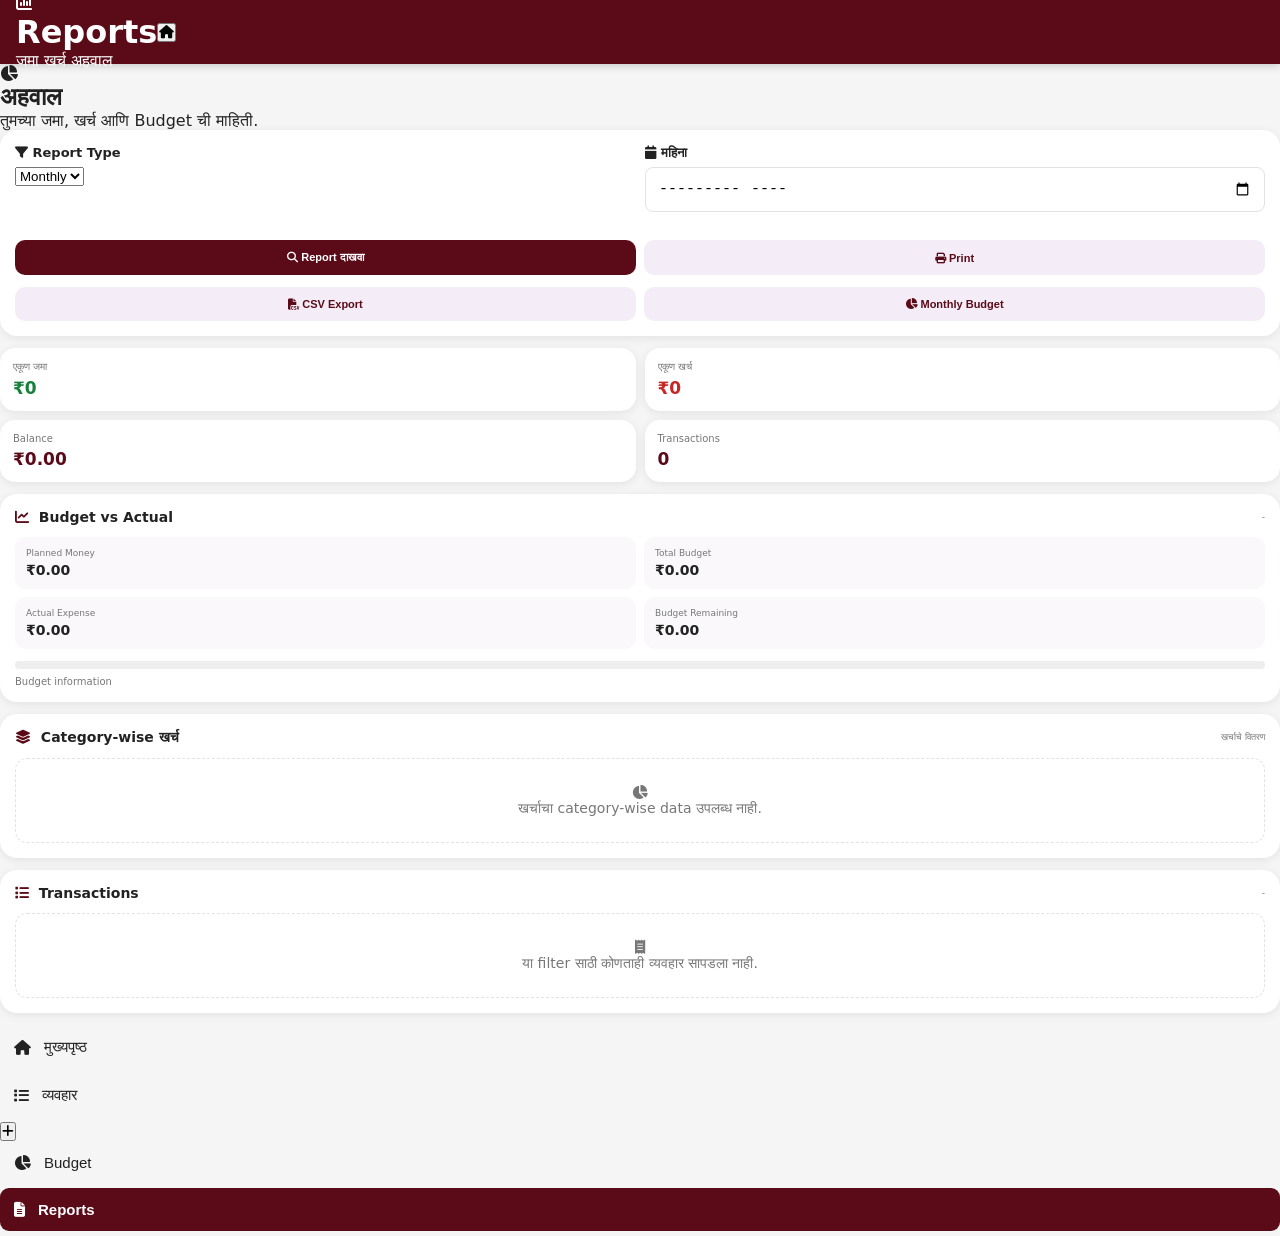
<file: reports.html>
<!DOCTYPE html>
<html lang="mr">

<head>

    <meta charset="UTF-8">

    <meta name="viewport"
          content="width=device-width, initial-scale=1.0">

    <meta name="theme-color"
          content="#5b0b18">

    <title>Reports | रोजचा जमा खर्च अहवाल</title>


    <!-- Font Awesome -->

    <link
        rel="stylesheet"
        href="https://cdnjs.cloudflare.com/ajax/libs/font-awesome/6.5.2/css/all.min.css"
    >


    <!-- Main CSS -->

    <link rel="stylesheet"
          href="style.css">


    <style>

        /* =================================================
           REPORT PAGE
        ================================================= */

        .report-filter-card {

            background: white;
            border-radius: 17px;
            padding: 15px;
            box-shadow: var(--shadow);
            margin-bottom: 12px;

        }


        .report-filter-grid {

            display: grid;
            grid-template-columns: 1fr 1fr;
            gap: 10px;

        }


        .report-filter-full {

            grid-column: 1 / -1;

        }


        .report-action-row {

            display: grid;
            grid-template-columns: 1fr 1fr;
            gap: 8px;
            margin-top: 12px;

        }


        .report-btn {

            border: none;
            border-radius: 10px;
            padding: 11px;
            font-size: 11px;
            font-weight: 700;
            cursor: pointer;

        }


        .report-btn-primary {

            background: var(--primary);
            color: white;

        }


        .report-btn-light {

            background: #f4edf7;
            color: var(--primary);

        }


        /* Summary */

        .report-summary {

            display: grid;
            grid-template-columns: 1fr 1fr;
            gap: 9px;
            margin-bottom: 12px;

        }


        .report-summary-card {

            background: white;
            border-radius: 15px;
            padding: 13px;
            box-shadow: var(--shadow);

        }


        .report-summary-card span {

            display: block;
            font-size: 10px;
            color: var(--muted);

        }


        .report-summary-card strong {

            display: block;
            margin-top: 5px;
            font-size: 17px;
            color: var(--primary);

        }


        .report-summary-card.income strong {

            color: var(--income);

        }


        .report-summary-card.expense strong {

            color: var(--expense);

        }


        .report-summary-card.balance strong {

            color: var(--primary);

        }


        /* Section */

        .report-section {

            background: white;
            border-radius: 17px;
            padding: 15px;
            box-shadow: var(--shadow);
            margin-bottom: 12px;

        }


        .report-section-title {

            display: flex;
            justify-content: space-between;
            align-items: center;
            margin-bottom: 12px;

        }


        .report-section-title h3 {

            font-size: 14px;

        }


        .report-section-title i {

            color: var(--primary);
            margin-right: 5px;

        }


        .report-section-title span {

            font-size: 9px;
            color: var(--muted);

        }


        /* Budget */

        .budget-report-summary {

            display: grid;
            grid-template-columns: 1fr 1fr;
            gap: 8px;

        }


        .budget-report-box {

            background: #faf8fb;
            border-radius: 11px;
            padding: 11px;

        }


        .budget-report-box span {

            display: block;
            font-size: 9px;
            color: var(--muted);

        }


        .budget-report-box strong {

            display: block;
            margin-top: 4px;
            font-size: 14px;

        }


        .budget-progress {

            height: 8px;
            background: #eeeeee;
            border-radius: 10px;
            overflow: hidden;
            margin-top: 12px;

        }


        .budget-progress-inner {

            height: 100%;
            width: 0%;
            background: var(--primary);
            border-radius: 10px;

        }


        /* Category */

        .category-report-list {

            display: flex;
            flex-direction: column;
            gap: 10px;

        }


        .category-report-item {

            padding-bottom: 9px;
            border-bottom: 1px solid #eeeeee;

        }


        .category-report-top {

            display: flex;
            justify-content: space-between;
            align-items: center;

        }


        .category-report-name {

            display: flex;
            align-items: center;
            gap: 8px;
            font-size: 11px;
            font-weight: 600;

        }


        .category-report-icon {

            width: 30px;
            height: 30px;
            border-radius: 9px;
            background: #f4edf7;
            color: var(--primary);
            display: flex;
            align-items: center;
            justify-content: center;

        }


        .category-report-amount {

            font-size: 11px;
            font-weight: 700;
            color: var(--expense);

        }


        .category-report-progress {

            height: 6px;
            background: #eeeeee;
            border-radius: 10px;
            overflow: hidden;
            margin-top: 7px;

        }


        .category-report-progress-inner {

            height: 100%;
            width: 0%;
            background: var(--expense);

        }


        /* Transactions */

        .report-transactions {

            display: flex;
            flex-direction: column;
            gap: 8px;

        }


        .report-transaction {

            display: flex;
            align-items: center;
            gap: 9px;
            padding: 10px;
            background: #fafafa;
            border-radius: 11px;

        }


        .report-transaction-icon {

            width: 35px;
            height: 35px;
            border-radius: 10px;
            display: flex;
            align-items: center;
            justify-content: center;

        }


        .report-transaction-icon.income {

            background: #e8f7ed;
            color: var(--income);

        }


        .report-transaction-icon.expense {

            background: #fdeaea;
            color: var(--expense);

        }


        .report-transaction-info {

            flex: 1;

        }


        .report-transaction-info strong {

            display: block;
            font-size: 11px;

        }


        .report-transaction-info span {

            display: block;
            font-size: 9px;
            color: var(--muted);
            margin-top: 2px;

        }


        .report-transaction-amount {

            font-weight: 700;
            font-size: 11px;

        }


        .report-transaction-amount.income {

            color: var(--income);

        }


        .report-transaction-amount.expense {

            color: var(--expense);

        }


        .empty-report {

            text-align: center;
            padding: 25px 10px;
            color: var(--muted);
            font-size: 11px;

        }


        @media(max-width:480px) {

            .report-filter-grid {

                grid-template-columns: 1fr;

            }


            .report-filter-full {

                grid-column: auto;

            }

        }


        @media print {

            .app-header,
            .bottom-nav,
            .report-filter-card,
            .report-action-row {

                display: none !important;

            }


            body {

                background: white !important;

            }


            .report-section,
            .report-summary-card {

                box-shadow: none !important;
                border: 1px solid #ddd;

            }

        }

    </style>
<link rel="manifest" href="manifest.json">

<meta name="theme-color" content="#5b0b18">

<meta name="mobile-web-app-capable"
      content="yes">

<meta name="apple-mobile-web-app-capable"
      content="yes">

<meta name="apple-mobile-web-app-status-bar-style"
      content="default">

<link rel="apple-touch-icon"
      href="icons/icon-192.png">
</head>


<body>


<!-- =====================================================
     HEADER
===================================================== -->

<header class="app-header">

    <div class="header-brand">

        <div class="app-logo">

            <i class="fa-solid fa-chart-column"></i>

        </div>


        <div>

            <h1>Reports</h1>

            <p>जमा खर्च अहवाल</p>

        </div>

    </div>


    <button
        class="notification-btn"
        onclick="goHome()"
    >

        <i class="fa-solid fa-house"></i>

    </button>

</header>



<main class="form-container">


    <!-- =================================================
         INTRO
    ================================================== -->

    <section class="page-intro">

        <div class="page-intro-icon budget-intro">

            <i class="fa-solid fa-chart-pie"></i>

        </div>


        <div>

            <h2>अहवाल</h2>

            <p>
                तुमच्या जमा, खर्च आणि Budget ची माहिती.
            </p>

        </div>

    </section>



    <!-- =================================================
         FILTER
    ================================================== -->

    <section class="report-filter-card">

        <div class="report-filter-grid">


            <div class="form-group">

                <label>

                    <i class="fa-solid fa-filter"></i>

                    Report Type

                </label>


                <select id="reportType">

                    <option value="monthly">
                        Monthly
                    </option>

                    <option value="daily">
                        Daily
                    </option>

                    <option value="yearly">
                        Yearly
                    </option>

                    <option value="all">
                        All
                    </option>

                </select>

            </div>



            <div
                class="form-group"
                id="reportMonthGroup"
            >

                <label>

                    <i class="fa-solid fa-calendar"></i>

                    महिना

                </label>


                <input
                    type="month"
                    id="reportMonth"
                >

            </div>



            <div
                class="form-group"
                id="reportDateGroup"
                style="display:none;"
            >

                <label>

                    <i class="fa-solid fa-calendar-day"></i>

                    तारीख

                </label>


                <input
                    type="date"
                    id="reportDate"
                >

            </div>



            <div
                class="form-group"
                id="reportYearGroup"
                style="display:none;"
            >

                <label>

                    <i class="fa-solid fa-calendar"></i>

                    वर्ष

                </label>


                <select id="reportYear">

                </select>

            </div>


        </div>



        <div class="report-action-row">

            <button
                class="report-btn report-btn-primary"
                onclick="generateReport()"
            >

                <i class="fa-solid fa-magnifying-glass"></i>

                Report दाखवा

            </button>


            <button
                class="report-btn report-btn-light"
                onclick="printReport()"
            >

                <i class="fa-solid fa-print"></i>

                Print

            </button>

        </div>


        <div class="report-action-row">

            <button
                class="report-btn report-btn-light"
                onclick="exportReportCSV()"
            >

                <i class="fa-solid fa-file-csv"></i>

                CSV Export

            </button>


            <button
                class="report-btn report-btn-light"
                onclick="goToBudget()"
            >

                <i class="fa-solid fa-chart-pie"></i>

                Monthly Budget

            </button>

        </div>

    </section>



    <!-- =================================================
         SUMMARY
    ================================================== -->

    <section class="report-summary">


        <div class="report-summary-card income">

            <span>
                एकूण जमा
            </span>

            <strong id="reportTotalIncome">
                ₹0.00
            </strong>

        </div>



        <div class="report-summary-card expense">

            <span>
                एकूण खर्च
            </span>

            <strong id="reportTotalExpense">
                ₹0.00
            </strong>

        </div>



        <div class="report-summary-card balance">

            <span>
                Balance
            </span>

            <strong id="reportBalance">
                ₹0.00
            </strong>

        </div>



        <div class="report-summary-card">

            <span>
                Transactions
            </span>

            <strong id="reportTransactionCount">
                0
            </strong>

        </div>


    </section>



    <!-- =================================================
         BUDGET VS ACTUAL
    ================================================== -->

    <section
        class="report-section"
        id="budgetReportSection"
    >

        <div class="report-section-title">

            <h3>

                <i class="fa-solid fa-chart-line"></i>

                Budget vs Actual

            </h3>


            <span id="budgetReportMonthText">
                -
            </span>

        </div>


        <div class="budget-report-summary">


            <div class="budget-report-box">

                <span>
                    Planned Money
                </span>

                <strong id="reportPlannedMoney">
                    ₹0.00
                </strong>

            </div>



            <div class="budget-report-box">

                <span>
                    Total Budget
                </span>

                <strong id="reportTotalBudget">
                    ₹0.00
                </strong>

            </div>



            <div class="budget-report-box">

                <span>
                    Actual Expense
                </span>

                <strong id="reportBudgetActual">
                    ₹0.00
                </strong>

            </div>



            <div class="budget-report-box">

                <span>
                    Budget Remaining
                </span>

                <strong id="reportBudgetRemaining">
                    ₹0.00
                </strong>

            </div>


        </div>


        <div class="budget-progress">

            <div
                id="reportBudgetProgress"
                class="budget-progress-inner"
            ></div>

        </div>


        <div
            id="reportBudgetStatus"
            style="
                font-size:10px;
                margin-top:7px;
                color:var(--muted);
            "
        >

            Budget information

        </div>

    </section>



    <!-- =================================================
         CATEGORY REPORT
    ================================================== -->

    <section class="report-section">

        <div class="report-section-title">

            <h3>

                <i class="fa-solid fa-layer-group"></i>

                Category-wise खर्च

            </h3>


            <span>
                खर्चाचे वितरण
            </span>

        </div>


        <div
            id="categoryReportList"
            class="category-report-list"
        >

        </div>

    </section>



    <!-- =================================================
         TRANSACTIONS
    ================================================== -->

    <section class="report-section">

        <div class="report-section-title">

            <h3>

                <i class="fa-solid fa-list"></i>

                Transactions

            </h3>


            <span id="transactionReportLabel">
                -
            </span>

        </div>


        <div
            id="reportTransactionsList"
            class="report-transactions"
        >

        </div>

    </section>


</main>



<!-- =====================================================
     BOTTOM NAV
===================================================== -->

<nav class="bottom-nav">


    <button
        class="nav-item"
        onclick="goHome()"
    >

        <i class="fa-solid fa-house"></i>

        <span>
            मुख्यपृष्ठ
        </span>

    </button>



    <button
        class="nav-item"
        onclick="goToTransactions()"
    >

        <i class="fa-solid fa-list"></i>

        <span>
            व्यवहार
        </span>

    </button>



    <button
        class="nav-add"
        onclick="openQuickAdd()"
    >

        <i class="fa-solid fa-plus"></i>

    </button>



    <button
        class="nav-item"
        onclick="goToBudget()"
    >

        <i class="fa-solid fa-chart-pie"></i>

        <span>
            Budget
        </span>

    </button>



    <button
        class="nav-item active"
    >

        <i class="fa-solid fa-file-lines"></i>

        <span>
            Reports
        </span>

    </button>


</nav>



<!-- =====================================================
     QUICK ADD
===================================================== -->

<div
    id="quickAddMenu"
    class="quick-add-menu"
    style="display:none;"
>

    <button onclick="goToIncome()">

        <i class="fa-solid fa-arrow-down"></i>

        जमा नोंदवा

    </button>


    <button onclick="goToExpense()">

        <i class="fa-solid fa-arrow-up"></i>

        खर्च नोंदवा

    </button>

</div>



<script src="app.js"></script>

<script src="reports.js"></script>


</body>

</html>
</file>
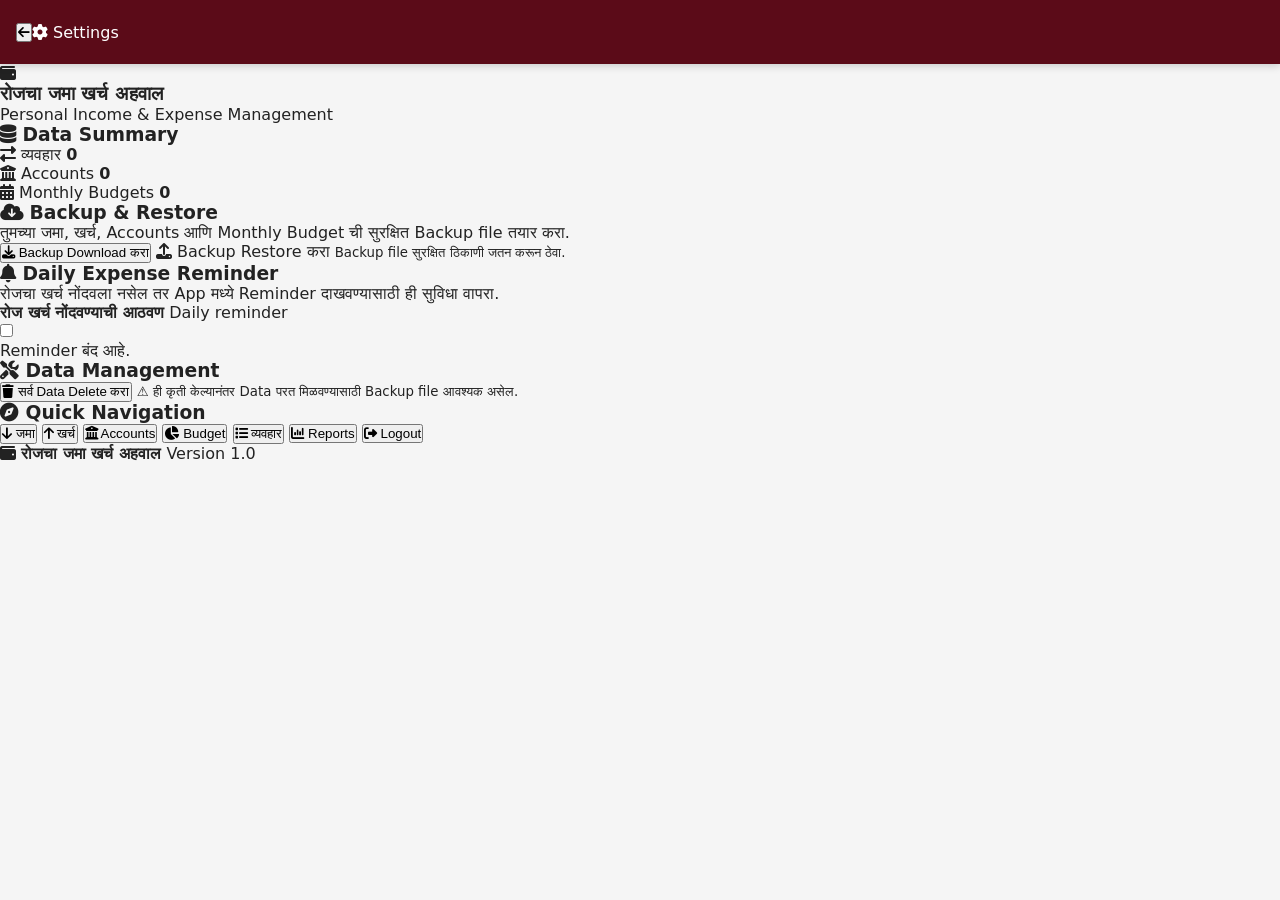
<file: settings.html>
<!DOCTYPE html>
<html lang="mr">

<head>

    <meta charset="UTF-8">

    <meta
        name="viewport"
        content="width=device-width, initial-scale=1.0"
    >

    <meta
        name="theme-color"
        content="#5b0b18"
    >

    <title>
        Settings | रोजचा जमा खर्च अहवाल
    </title>

    <link
        rel="stylesheet"
        href="style.css"
    >

    <link
        rel="stylesheet"
        href="https://cdnjs.cloudflare.com/ajax/libs/font-awesome/6.5.2/css/all.min.css"
    >
<link rel="manifest" href="manifest.json">

<meta name="theme-color" content="#5b0b18">

<meta name="mobile-web-app-capable"
      content="yes">

<meta name="apple-mobile-web-app-capable"
      content="yes">

<meta name="apple-mobile-web-app-status-bar-style"
      content="default">

<link rel="apple-touch-icon"
      href="icons/icon-192.png">
</head>


<body>


<!-- =====================================================
     HEADER
===================================================== -->

<header class="app-header">

    <button
        class="header-back"
        onclick="goHome()"
        aria-label="Back"
    >

        <i class="fa-solid fa-arrow-left"></i>

    </button>


    <div class="header-title">

        <i class="fa-solid fa-gear"></i>

        <span>
            Settings
        </span>

    </div>


</header>



<!-- =====================================================
     MAIN
===================================================== -->

<main class="settings-page">


    <!-- =================================================
         APP INFORMATION
    ================================================== -->

    <section class="settings-card">

        <div class="settings-card-title">

            <div class="settings-icon">

                <i class="fa-solid fa-wallet"></i>

            </div>

            <div>

                <h3>
                    रोजचा जमा खर्च अहवाल
                </h3>

                <p>
                    Personal Income & Expense Management
                </p>

            </div>

        </div>

    </section>



    <!-- =================================================
         DATA SUMMARY
    ================================================== -->

    <section class="settings-card">

        <h3 class="settings-section-title">

            <i class="fa-solid fa-database"></i>

            Data Summary

        </h3>


        <div class="settings-summary-grid">


            <div class="settings-summary-item">

                <i class="fa-solid fa-right-left"></i>

                <span>
                    व्यवहार
                </span>

                <strong id="transactionCount">
                    0
                </strong>

            </div>


            <div class="settings-summary-item">

                <i class="fa-solid fa-building-columns"></i>

                <span>
                    Accounts
                </span>

                <strong id="accountCount">
                    0
                </strong>

            </div>


            <div class="settings-summary-item">

                <i class="fa-solid fa-calendar-days"></i>

                <span>
                    Monthly Budgets
                </span>

                <strong id="budgetCount">
                    0
                </strong>

            </div>


        </div>

    </section>



    <!-- =================================================
         BACKUP
    ================================================== -->

    <section class="settings-card">

        <h3 class="settings-section-title">

            <i class="fa-solid fa-cloud-arrow-down"></i>

            Backup & Restore

        </h3>


        <p class="settings-description">

            तुमच्या जमा, खर्च, Accounts आणि Monthly Budget
            ची सुरक्षित Backup file तयार करा.

        </p>


        <button
            class="settings-action primary"
            onclick="downloadBackup()"
        >

            <i class="fa-solid fa-download"></i>

            <span>
                Backup Download करा
            </span>

        </button>


        <label
            class="settings-action secondary"
            for="restoreFile"
        >

            <i class="fa-solid fa-upload"></i>

            <span>
                Backup Restore करा
            </span>

        </label>


        <input
            type="file"
            id="restoreFile"
            accept=".json"
            style="display:none"
            onchange="restoreBackup(event)"
        >


        <small class="settings-hint">

            Backup file सुरक्षित ठिकाणी जतन करून ठेवा.

        </small>

    </section>



    <!-- =================================================
         REMINDER
    ================================================== -->

    <section class="settings-card">

        <h3 class="settings-section-title">

            <i class="fa-solid fa-bell"></i>

            Daily Expense Reminder

        </h3>


        <p class="settings-description">

            रोजचा खर्च नोंदवला नसेल तर App मध्ये
            Reminder दाखवण्यासाठी ही सुविधा वापरा.

        </p>


        <div class="setting-row">

            <div>

                <strong>
                    रोज खर्च नोंदवण्याची आठवण
                </strong>

                <span>
                    Daily reminder
                </span>

            </div>


            <label class="switch">

                <input
                    type="checkbox"
                    id="expenseReminder"
                    onchange="toggleExpenseReminder()"
                >

                <span class="slider"></span>

            </label>

        </div>


        <div
            id="reminderStatus"
            class="settings-status"
        >

            Reminder बंद आहे.

        </div>

    </section>



    <!-- =================================================
         DATA MANAGEMENT
    ================================================== -->

    <section class="settings-card">

        <h3 class="settings-section-title">

            <i class="fa-solid fa-screwdriver-wrench"></i>

            Data Management

        </h3>


        <button
            class="settings-action danger"
            onclick="clearAllData()"
        >

            <i class="fa-solid fa-trash"></i>

            <span>
                सर्व Data Delete करा
            </span>

        </button>


        <small class="settings-danger-note">

            ⚠️ ही कृती केल्यानंतर Data परत मिळवण्यासाठी
            Backup file आवश्यक असेल.

        </small>

    </section>



    <!-- =================================================
         NAVIGATION
    ================================================== -->

    <section class="settings-card">

        <h3 class="settings-section-title">

            <i class="fa-solid fa-compass"></i>

            Quick Navigation

        </h3>


        <div class="settings-menu-grid">


            <button
                onclick="goToIncome()"
            >

                <i class="fa-solid fa-arrow-down"></i>

                जमा

            </button>


            <button
                onclick="goToExpense()"
            >

                <i class="fa-solid fa-arrow-up"></i>

                खर्च

            </button>


            <button
                onclick="goToAccounts()"
            >

                <i class="fa-solid fa-building-columns"></i>

                Accounts

            </button>


            <button
                onclick="goToBudget()"
            >

                <i class="fa-solid fa-chart-pie"></i>

                Budget

            </button>


            <button
                onclick="goToTransactions()"
            >

                <i class="fa-solid fa-list"></i>

                व्यवहार

            </button>


            <button
                onclick="goToReports()"
            >

                <i class="fa-solid fa-chart-column"></i>

                Reports

            </button>

<button onclick="logoutUser()">

    <i class="fa-solid fa-right-from-bracket"></i>

    Logout

</button>
        </div>

    </section>



    <!-- =================================================
         APP VERSION
    ================================================== -->

    <div class="settings-footer">

        <i class="fa-solid fa-wallet"></i>

        <strong>
            रोजचा जमा खर्च अहवाल
        </strong>

        <span>
            Version 1.0
        </span>

    </div>


</main>



<script src="app.js"></script>

<script src="settings.js"></script>


</body>

</html>
</file>
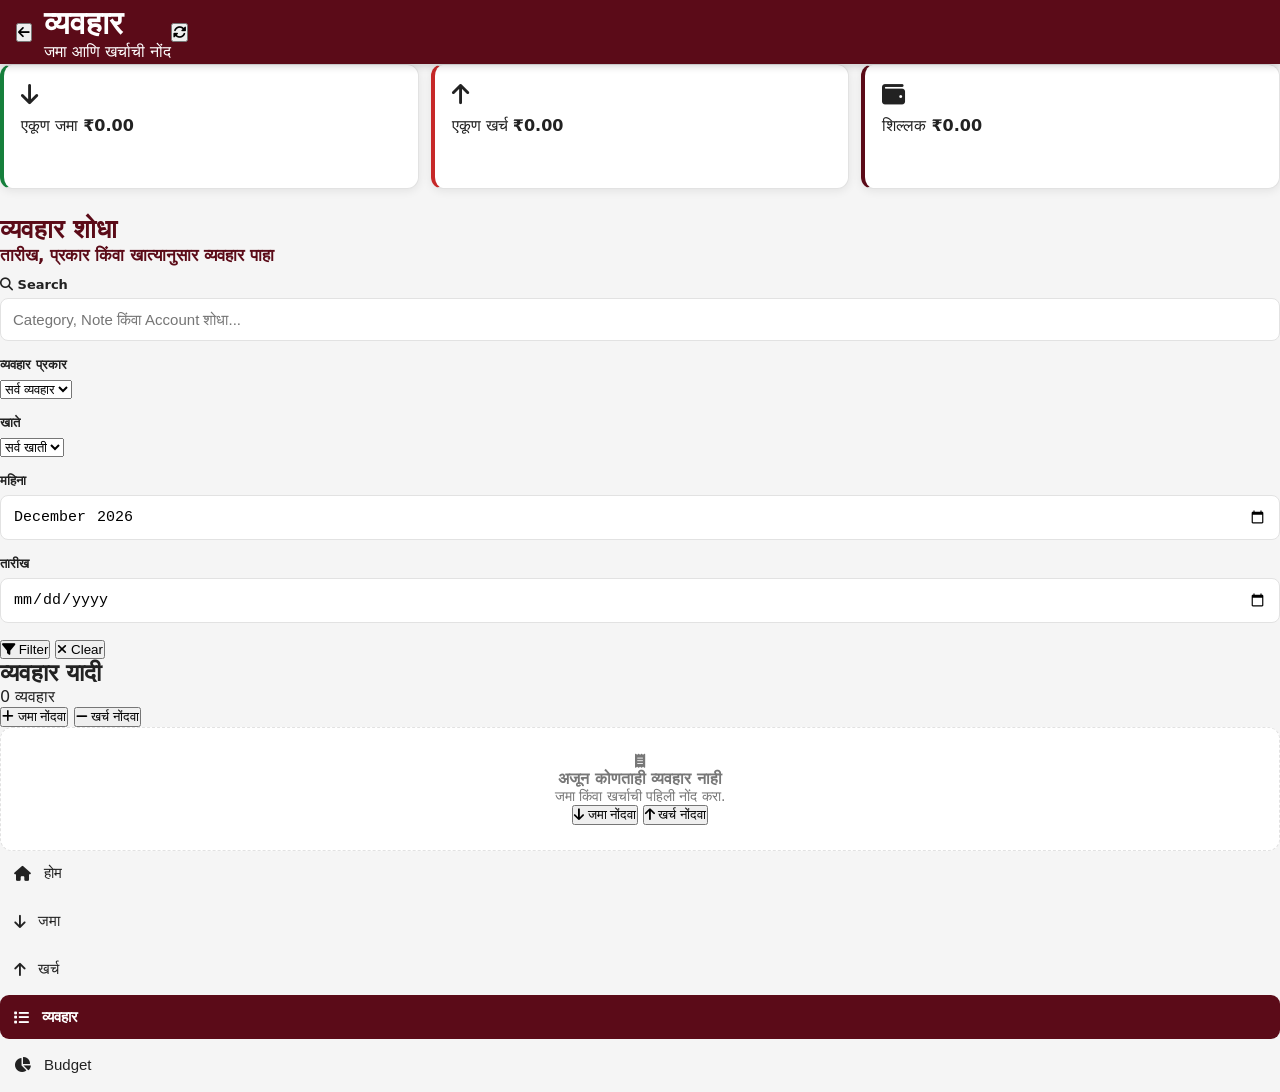
<file: transaction.html>
<!DOCTYPE html>
<html lang="mr">

<head>

    <meta charset="UTF-8">

    <meta name="viewport"
          content="width=device-width, initial-scale=1.0">

    <title>व्यवहार | रोजचा जमा खर्च अहवाल</title>

    <!-- Main CSS -->
    <link rel="stylesheet"
          href="style.css">

    <!-- Font Awesome -->
    <link rel="stylesheet"
          href="https://cdnjs.cloudflare.com/ajax/libs/font-awesome/6.5.2/css/all.min.css">

</head>


<body>


<!-- =========================================================
     HEADER
========================================================= -->

<header class="app-header">

    <div class="header-left">

        <button class="icon-btn"
                type="button"
                onclick="goHome()">

            <i class="fa-solid fa-arrow-left"></i>

        </button>


        <div>

            <h1>
                व्यवहार
            </h1>

            <p>
                जमा आणि खर्चाची नोंद
            </p>

        </div>

    </div>


    <button class="icon-btn"
            type="button"
            onclick="loadTransactions()"
            title="Refresh">

        <i class="fa-solid fa-rotate"></i>

    </button>

</header>



<!-- =========================================================
     MAIN CONTENT
========================================================= -->

<main class="page-container">


    <!-- =====================================================
         SUMMARY
    ====================================================== -->

    <section class="summary-grid">


        <!-- Total Income -->

        <div class="summary-card income-card">

            <div class="summary-icon">

                <i class="fa-solid fa-arrow-down"></i>

            </div>

            <div>

                <span>
                    एकूण जमा
                </span>

                <strong id="transactionTotalIncome">
                    ₹0.00
                </strong>

            </div>

        </div>



        <!-- Total Expense -->

        <div class="summary-card expense-card">

            <div class="summary-icon">

                <i class="fa-solid fa-arrow-up"></i>

            </div>

            <div>

                <span>
                    एकूण खर्च
                </span>

                <strong id="transactionTotalExpense">
                    ₹0.00
                </strong>

            </div>

        </div>



        <!-- Net Balance -->

        <div class="summary-card balance-card">

            <div class="summary-icon">

                <i class="fa-solid fa-wallet"></i>

            </div>

            <div>

                <span>
                    शिल्लक
                </span>

                <strong id="transactionNetBalance">
                    ₹0.00
                </strong>

            </div>

        </div>


    </section>



    <!-- =====================================================
         FILTER SECTION
    ====================================================== -->

    <section class="content-card">


        <div class="section-title">

            <div>

                <h2>
                    व्यवहार शोधा
                </h2>

                <p>
                    तारीख, प्रकार किंवा खात्यानुसार व्यवहार पाहा
                </p>

            </div>

        </div>



        <!-- Search -->

        <div class="form-group">

            <label for="transactionSearch">

                <i class="fa-solid fa-magnifying-glass"></i>

                Search

            </label>


            <input
                type="search"
                id="transactionSearch"
                placeholder="Category, Note किंवा Account शोधा..."
                autocomplete="off"
            >

        </div>



        <!-- Filters -->

        <div class="form-grid">


            <!-- Type -->

            <div class="form-group">

                <label for="transactionType">

                    व्यवहार प्रकार

                </label>


                <select id="transactionType">

                    <option value="all">
                        सर्व व्यवहार
                    </option>

                    <option value="income">
                        जमा
                    </option>

                    <option value="expense">
                        खर्च
                    </option>

                </select>

            </div>



            <!-- Account -->

            <div class="form-group">

                <label for="transactionAccount">

                    खाते

                </label>


                <select id="transactionAccount">

                    <option value="all">
                        सर्व खाती
                    </option>

                </select>

            </div>



            <!-- Month -->

            <div class="form-group">

                <label for="transactionMonth">

                    महिना

                </label>


                <input
                    type="month"
                    id="transactionMonth"
                >

            </div>



            <!-- Date -->

            <div class="form-group">

                <label for="transactionDate">

                    तारीख

                </label>


                <input
                    type="date"
                    id="transactionDate"
                >

            </div>


        </div>



        <!-- Filter Buttons -->

        <div class="filter-actions">

            <button
                type="button"
                class="btn btn-primary"
                onclick="applyTransactionFilters()">

                <i class="fa-solid fa-filter"></i>

                Filter

            </button>


            <button
                type="button"
                class="btn btn-secondary"
                onclick="clearTransactionFilters()">

                <i class="fa-solid fa-xmark"></i>

                Clear

            </button>

        </div>

    </section>



    <!-- =====================================================
         TRANSACTION COUNT
    ====================================================== -->

    <div class="transaction-list-header">

        <div>

            <h2>
                व्यवहार यादी
            </h2>

            <span id="transactionCount">
                0 व्यवहार
            </span>

        </div>


        <button
            type="button"
            class="btn btn-primary"
            onclick="goToIncome()">

            <i class="fa-solid fa-plus"></i>

            जमा नोंदवा

        </button>


        <button
            type="button"
            class="btn btn-danger"
            onclick="goToExpense()">

            <i class="fa-solid fa-minus"></i>

            खर्च नोंदवा

        </button>

    </div>



    <!-- =====================================================
         TRANSACTION LIST
    ====================================================== -->

    <section class="transaction-list"
             id="transactionsList">


        <!-- Empty State -->

        <div class="empty-state"
             id="emptyTransactionState">

            <div class="empty-icon">

                <i class="fa-solid fa-receipt"></i>

            </div>


            <h3>
                अजून कोणताही व्यवहार नाही
            </h3>


            <p>
                जमा किंवा खर्चाची पहिली नोंद करा.
            </p>


            <div class="empty-actions">

                <button
                    type="button"
                    class="btn btn-primary"
                    onclick="goToIncome()">

                    <i class="fa-solid fa-arrow-down"></i>

                    जमा नोंदवा

                </button>


                <button
                    type="button"
                    class="btn btn-danger"
                    onclick="goToExpense()">

                    <i class="fa-solid fa-arrow-up"></i>

                    खर्च नोंदवा

                </button>

            </div>

        </div>


    </section>


</main>



<!-- =========================================================
     DELETE CONFIRMATION MODAL
========================================================= -->

<div class="modal-overlay"
     id="deleteTransactionModal"
     style="display:none;">


    <div class="modal-card">


        <div class="modal-icon">

            <i class="fa-solid fa-trash"></i>

        </div>


        <h3>
            व्यवहार Delete करायचा?
        </h3>


        <p id="deleteTransactionMessage">

            हा व्यवहार कायमचा delete होईल.

        </p>


        <div class="modal-actions">


            <button
                type="button"
                class="btn btn-secondary"
                onclick="closeDeleteModal()">

                Cancel

            </button>


            <button
                type="button"
                class="btn btn-danger"
                onclick="confirmDeleteTransaction()">

                <i class="fa-solid fa-trash"></i>

                Delete

            </button>


        </div>


    </div>

</div>



<!-- =========================================================
     BOTTOM NAVIGATION
========================================================= -->

<nav class="bottom-nav">


    <!-- Home -->

    <button class="nav-item"
            type="button"
            onclick="goHome()">

        <i class="fa-solid fa-house"></i>

        <span>
            होम
        </span>

    </button>



    <!-- Income -->

    <button class="nav-item"
            type="button"
            onclick="goToIncome()">

        <i class="fa-solid fa-arrow-down"></i>

        <span>
            जमा
        </span>

    </button>



    <!-- Expense -->

    <button class="nav-item"
            type="button"
            onclick="goToExpense()">

        <i class="fa-solid fa-arrow-up"></i>

        <span>
            खर्च
        </span>

    </button>



    <!-- Transactions -->

    <button class="nav-item active"
            type="button"
            onclick="goToTransactions()">

        <i class="fa-solid fa-list"></i>

        <span>
            व्यवहार
        </span>

    </button>



    <!-- Budget -->

    <button class="nav-item"
            type="button"
            onclick="goToBudget()">

        <i class="fa-solid fa-chart-pie"></i>

        <span>
            Budget
        </span>

    </button>


</nav>



<!-- =========================================================
     APP JS
========================================================= -->

<script src="app.js"></script>


<!-- =========================================================
     TRANSACTIONS JS
========================================================= -->

<script src="transactions.js"></script>


</body>

</html>
</file>
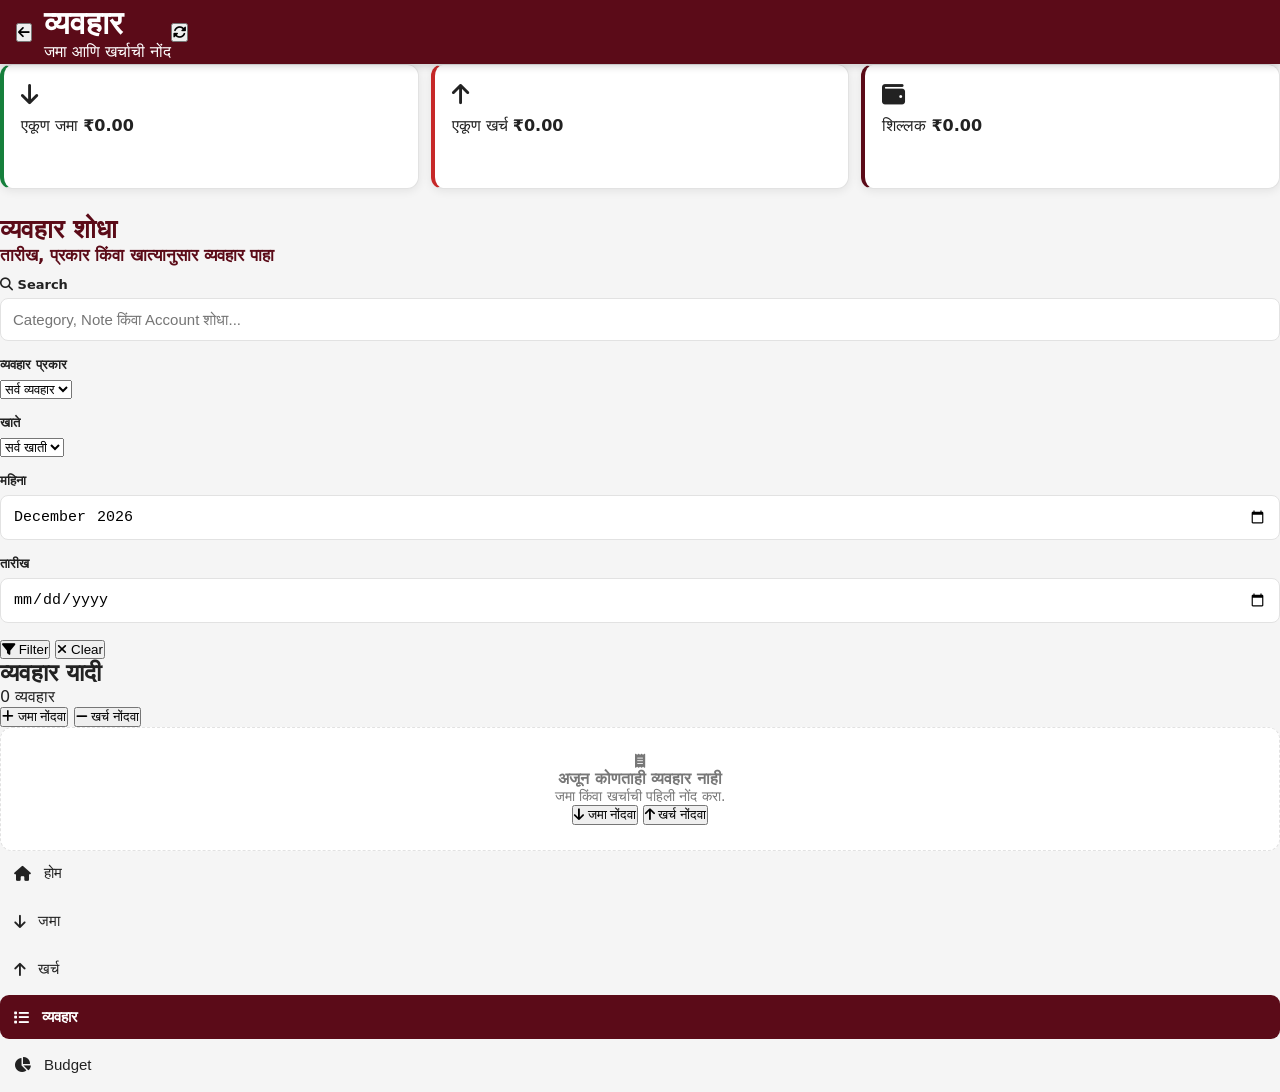
<file: transactions.html>
<!DOCTYPE html>
<html lang="mr">

<head>

    <meta charset="UTF-8">

    <meta name="viewport"
          content="width=device-width, initial-scale=1.0">

    <title>व्यवहार | रोजचा जमा खर्च अहवाल</title>

    <!-- Main CSS -->
    <link rel="stylesheet"
          href="style.css">

    <!-- Font Awesome -->
    <link rel="stylesheet"
          href="https://cdnjs.cloudflare.com/ajax/libs/font-awesome/6.5.2/css/all.min.css">
<link rel="manifest" href="manifest.json">

<meta name="theme-color" content="#5b0b18">

<meta name="mobile-web-app-capable"
      content="yes">

<meta name="apple-mobile-web-app-capable"
      content="yes">

<meta name="apple-mobile-web-app-status-bar-style"
      content="default">

<link rel="apple-touch-icon"
      href="icons/icon-192.png">
</head>


<body>


<!-- =========================================================
     HEADER
========================================================= -->

<header class="app-header">

    <div class="header-left">

        <button class="icon-btn"
                type="button"
                onclick="goHome()">

            <i class="fa-solid fa-arrow-left"></i>

        </button>


        <div>

            <h1>
                व्यवहार
            </h1>

            <p>
                जमा आणि खर्चाची नोंद
            </p>

        </div>

    </div>


    <button class="icon-btn"
            type="button"
            onclick="loadTransactions()"
            title="Refresh">

        <i class="fa-solid fa-rotate"></i>

    </button>

</header>



<!-- =========================================================
     MAIN CONTENT
========================================================= -->

<main class="page-container">


    <!-- =====================================================
         SUMMARY
    ====================================================== -->

    <section class="summary-grid">


        <!-- Total Income -->

        <div class="summary-card income-card">

            <div class="summary-icon">

                <i class="fa-solid fa-arrow-down"></i>

            </div>

            <div>

                <span>
                    एकूण जमा
                </span>

                <strong id="transactionTotalIncome">
                    ₹0.00
                </strong>

            </div>

        </div>



        <!-- Total Expense -->

        <div class="summary-card expense-card">

            <div class="summary-icon">

                <i class="fa-solid fa-arrow-up"></i>

            </div>

            <div>

                <span>
                    एकूण खर्च
                </span>

                <strong id="transactionTotalExpense">
                    ₹0.00
                </strong>

            </div>

        </div>



        <!-- Net Balance -->

        <div class="summary-card balance-card">

            <div class="summary-icon">

                <i class="fa-solid fa-wallet"></i>

            </div>

            <div>

                <span>
                    शिल्लक
                </span>

                <strong id="transactionNetBalance">
                    ₹0.00
                </strong>

            </div>

        </div>


    </section>



    <!-- =====================================================
         FILTER SECTION
    ====================================================== -->

    <section class="content-card">


        <div class="section-title">

            <div>

                <h2>
                    व्यवहार शोधा
                </h2>

                <p>
                    तारीख, प्रकार किंवा खात्यानुसार व्यवहार पाहा
                </p>

            </div>

        </div>



        <!-- Search -->

        <div class="form-group">

            <label for="transactionSearch">

                <i class="fa-solid fa-magnifying-glass"></i>

                Search

            </label>


            <input
                type="search"
                id="transactionSearch"
                placeholder="Category, Note किंवा Account शोधा..."
                autocomplete="off"
            >

        </div>



        <!-- Filters -->

        <div class="form-grid">


            <!-- Type -->

            <div class="form-group">

                <label for="transactionType">

                    व्यवहार प्रकार

                </label>


                <select id="transactionType">

                    <option value="all">
                        सर्व व्यवहार
                    </option>

                    <option value="income">
                        जमा
                    </option>

                    <option value="expense">
                        खर्च
                    </option>

                </select>

            </div>



            <!-- Account -->

            <div class="form-group">

                <label for="transactionAccount">

                    खाते

                </label>


                <select id="transactionAccount">

                    <option value="all">
                        सर्व खाती
                    </option>

                </select>

            </div>



            <!-- Month -->

            <div class="form-group">

                <label for="transactionMonth">

                    महिना

                </label>


                <input
                    type="month"
                    id="transactionMonth"
                >

            </div>



            <!-- Date -->

            <div class="form-group">

                <label for="transactionDate">

                    तारीख

                </label>


                <input
                    type="date"
                    id="transactionDate"
                >

            </div>


        </div>



        <!-- Filter Buttons -->

        <div class="filter-actions">

            <button
                type="button"
                class="btn btn-primary"
                onclick="applyTransactionFilters()">

                <i class="fa-solid fa-filter"></i>

                Filter

            </button>


            <button
                type="button"
                class="btn btn-secondary"
                onclick="clearTransactionFilters()">

                <i class="fa-solid fa-xmark"></i>

                Clear

            </button>

        </div>

    </section>



    <!-- =====================================================
         TRANSACTION COUNT
    ====================================================== -->

    <div class="transaction-list-header">

        <div>

            <h2>
                व्यवहार यादी
            </h2>

            <span id="transactionCount">
                0 व्यवहार
            </span>

        </div>


        <button
            type="button"
            class="btn btn-primary"
            onclick="goToIncome()">

            <i class="fa-solid fa-plus"></i>

            जमा नोंदवा

        </button>


        <button
            type="button"
            class="btn btn-danger"
            onclick="goToExpense()">

            <i class="fa-solid fa-minus"></i>

            खर्च नोंदवा

        </button>

    </div>



    <!-- =====================================================
         TRANSACTION LIST
    ====================================================== -->

    <section class="transaction-list"
             id="transactionsList">


        <!-- Empty State -->

        <div class="empty-state"
             id="emptyTransactionState">

            <div class="empty-icon">

                <i class="fa-solid fa-receipt"></i>

            </div>


            <h3>
                अजून कोणताही व्यवहार नाही
            </h3>


            <p>
                जमा किंवा खर्चाची पहिली नोंद करा.
            </p>


            <div class="empty-actions">

                <button
                    type="button"
                    class="btn btn-primary"
                    onclick="goToIncome()">

                    <i class="fa-solid fa-arrow-down"></i>

                    जमा नोंदवा

                </button>


                <button
                    type="button"
                    class="btn btn-danger"
                    onclick="goToExpense()">

                    <i class="fa-solid fa-arrow-up"></i>

                    खर्च नोंदवा

                </button>

            </div>

        </div>


    </section>


</main>



<!-- =========================================================
     DELETE CONFIRMATION MODAL
========================================================= -->

<div class="modal-overlay"
     id="deleteTransactionModal"
     style="display:none;">


    <div class="modal-card">


        <div class="modal-icon">

            <i class="fa-solid fa-trash"></i>

        </div>


        <h3>
            व्यवहार Delete करायचा?
        </h3>


        <p id="deleteTransactionMessage">

            हा व्यवहार कायमचा delete होईल.

        </p>


        <div class="modal-actions">


            <button
                type="button"
                class="btn btn-secondary"
                onclick="closeDeleteModal()">

                Cancel

            </button>


            <button
                type="button"
                class="btn btn-danger"
                onclick="confirmDeleteTransaction()">

                <i class="fa-solid fa-trash"></i>

                Delete

            </button>


        </div>


    </div>

</div>



<!-- =========================================================
     BOTTOM NAVIGATION
========================================================= -->

<nav class="bottom-nav">


    <!-- Home -->

    <button class="nav-item"
            type="button"
            onclick="goHome()">

        <i class="fa-solid fa-house"></i>

        <span>
            होम
        </span>

    </button>



    <!-- Income -->

    <button class="nav-item"
            type="button"
            onclick="goToIncome()">

        <i class="fa-solid fa-arrow-down"></i>

        <span>
            जमा
        </span>

    </button>



    <!-- Expense -->

    <button class="nav-item"
            type="button"
            onclick="goToExpense()">

        <i class="fa-solid fa-arrow-up"></i>

        <span>
            खर्च
        </span>

    </button>



    <!-- Transactions -->

    <button class="nav-item active"
            type="button"
            onclick="goToTransactions()">

        <i class="fa-solid fa-list"></i>

        <span>
            व्यवहार
        </span>

    </button>



    <!-- Budget -->

    <button class="nav-item"
            type="button"
            onclick="goToBudget()">

        <i class="fa-solid fa-chart-pie"></i>

        <span>
            Budget
        </span>

    </button>


</nav>



<!-- =========================================================
     APP JS
========================================================= -->

<script src="app.js"></script>
<script src="accounts.js"></script>
<script src="transactions.js"></script>
</body>

</html>
</file>
<file: style.css>
/* =========================================================
   रोजचा जमा खर्च अहवाल
   NEW FOUNDATION
   MAIN STYLE
========================================================= */

:root {

    --primary: #5b0b18;
    --primary-dark: #3f0710;
    --primary-light: #8a1a2a;

    --income: #16803c;
    --expense: #c62828;

    --background: #f5f5f5;
    --surface: #ffffff;
    --border: #e2e2e2;

    --text: #222222;
    --muted: #777777;

    --shadow:
        0 2px 10px rgba(0, 0, 0, 0.08);

    --radius: 12px;
}


/* =========================================================
   RESET
========================================================= */

* {
    box-sizing: border-box;
    margin: 0;
    padding: 0;
}

html {
    scroll-behavior: smooth;
}

body {

    font-family:
        system-ui,
        -apple-system,
        BlinkMacSystemFont,
        "Segoe UI",
        "Noto Sans Devanagari",
        sans-serif;

    background: var(--background);
    color: var(--text);

    min-height: 100vh;
}


/* =========================================================
   HEADER
========================================================= */

.app-header {

    height: 64px;

    background: var(--primary);
    color: #ffffff;

    display: flex;
    align-items: center;

    padding: 0 16px;

    position: sticky;
    top: 0;

    z-index: 1000;

    box-shadow:
        0 2px 8px rgba(0, 0, 0, 0.18);
}


.header-left {

    display: flex;
    align-items: center;

    gap: 12px;
}


.menu-btn {

    width: 42px;
    height: 42px;

    border: none;
    border-radius: 8px;

    background: transparent;
    color: #ffffff;

    font-size: 25px;

    cursor: pointer;
}


.menu-btn:hover {
    background: rgba(255, 255, 255, 0.12);
}


.app-title {

    font-size: 18px;
    font-weight: 700;

    line-height: 1.2;
}


.app-subtitle {

    font-size: 11px;

    opacity: 0.78;

    margin-top: 2px;
}


/* =========================================================
   SIDE MENU
========================================================= */

.side-menu {

    position: fixed;

    top: 0;
    left: -290px;

    width: 280px;
    height: 100vh;

    background: var(--surface);

    z-index: 2000;

    box-shadow:
        4px 0 15px rgba(0, 0, 0, 0.15);

    transition:
        left 0.25s ease;

    overflow-y: auto;
}


.side-menu.open {
    left: 0;
}


.side-menu-header {

    height: 64px;

    background: var(--primary);

    color: #ffffff;

    display: flex;

    align-items: center;
    justify-content: space-between;

    padding: 0 18px;
}


.side-menu-title {

    font-size: 19px;
    font-weight: 700;
}


.close-menu {

    border: none;

    background: transparent;
    color: #ffffff;

    font-size: 30px;

    cursor: pointer;
}


.side-nav {

    padding: 10px;
}


.nav-item {

    width: 100%;

    display: flex;
    align-items: center;

    gap: 13px;

    border: none;
    border-radius: 9px;

    background: transparent;

    padding: 13px 14px;

    margin-bottom: 4px;

    font-size: 15px;

    color: var(--text);

    text-align: left;

    cursor: pointer;
}


.nav-item:hover {

    background:
        rgba(91, 11, 24, 0.08);
}


.nav-item.active {

    background: var(--primary);
    color: #ffffff;
    font-weight: 600;
}


.menu-overlay {

    position: fixed;

    inset: 0;

    background:
        rgba(0, 0, 0, 0.45);

    z-index: 1500;

    display: none;
}


.menu-overlay.show {
    display: block;
}


/* =========================================================
   MAIN
========================================================= */

.main-container {

    width: 100%;

    max-width: 1100px;

    margin: 0 auto;

    padding: 20px 16px 50px;
}


/* =========================================================
   PAGE
========================================================= */

.page {
    display: none;
}

.page.active-page {
    display: block;
}


.page-heading {

    margin-bottom: 20px;
}


.page-heading h1 {

    color: var(--primary);

    font-size: 25px;

    margin-bottom: 4px;
}


.page-heading p {

    color: var(--muted);

    font-size: 13px;
}


/* =========================================================
   SECTION TITLE
========================================================= */

.section-title {

    font-size: 17px;

    font-weight: 700;

    color: var(--primary);

    margin:

        25px
        0
        12px;
}


/* =========================================================
   SUMMARY GRID
========================================================= */

.summary-grid {

    display: grid;

    grid-template-columns:
        repeat(3, 1fr);

    gap: 12px;
}


.summary-card {

    background: var(--surface);

    border-radius: var(--radius);

    padding: 17px;

    box-shadow: var(--shadow);

    border: 1px solid var(--border);

    min-height: 125px;
}


.summary-icon {

    font-size: 23px;

    margin-bottom: 8px;
}


.summary-label {

    color: var(--muted);

    font-size: 13px;

    margin-bottom: 5px;
}


.summary-value {

    font-size: 22px;

    font-weight: 800;
}


.income-card {

    border-left:
        4px solid var(--income);
}


.income-card .summary-value {
    color: var(--income);
}


.expense-card {

    border-left:
        4px solid var(--expense);
}


.expense-card .summary-value {
    color: var(--expense);
}


.balance-card {

    border-left:
        4px solid var(--primary);
}


.balance-card .summary-value {
    color: var(--primary);
}


/* =========================================================
   BUDGET OVERVIEW
========================================================= */

.budget-overview-card {

    background: var(--surface);

    border: 1px solid var(--border);

    border-radius: var(--radius);

    padding: 18px;

    box-shadow: var(--shadow);
}


.budget-row {

    display: grid;

    grid-template-columns:
        repeat(3, 1fr);

    gap: 15px;

    margin-bottom: 18px;
}


.budget-row > div {

    display: flex;

    flex-direction: column;

    gap: 5px;
}


.small-label {

    font-size: 12px;

    color: var(--muted);
}


.budget-row strong {

    font-size: 18px;

    color: var(--primary);
}


.progress-container {
    width: 100%;
}


.progress-track {

    width: 100%;

    height: 11px;

    background: #eeeeee;

    border-radius: 20px;

    overflow: hidden;
}


.progress-bar {

    height: 100%;

    background: var(--primary);

    border-radius: 20px;

    transition: width 0.3s ease;
}


.progress-text {

    text-align: right;

    font-size: 12px;

    color: var(--muted);

    margin-top: 6px;
}


/* =========================================================
   QUICK ACTIONS
========================================================= */

.quick-actions {

    display: grid;

    grid-template-columns:
        repeat(4, 1fr);

    gap: 10px;
}


.quick-btn {

    border: 1px solid var(--border);

    background: var(--surface);

    border-radius: var(--radius);

    padding: 16px 10px;

    display: flex;

    align-items: center;
    justify-content: center;

    gap: 8px;

    color: var(--primary);

    font-size: 14px;

    font-weight: 600;

    cursor: pointer;

    box-shadow: var(--shadow);
}


.quick-btn:hover {

    background:
        rgba(91, 11, 24, 0.06);
}


/* =========================================================
   CATEGORY COMPARISON
========================================================= */

.comparison-list {

    display: flex;

    flex-direction: column;

    gap: 10px;
}


.comparison-card {

    background: var(--surface);

    border: 1px solid var(--border);

    border-radius: var(--radius);

    padding: 15px;

    box-shadow: var(--shadow);
}


.comparison-header {

    display: flex;

    align-items: center;

    justify-content: space-between;

    gap: 10px;

    margin-bottom: 10px;
}


.category-name {

    font-weight: 700;

    font-size: 14px;
}


.category-status {

    font-size: 12px;

    font-weight: 700;
}


.comparison-numbers {

    display: grid;

    grid-template-columns:
        repeat(3, 1fr);

    gap: 10px;

    margin-bottom: 10px;
}


.comparison-number {

    display: flex;

    flex-direction: column;

    gap: 3px;
}


.comparison-number span {

    font-size: 11px;

    color: var(--muted);
}


.comparison-number strong {

    font-size: 14px;
}


.category-progress {

    width: 100%;

    height: 8px;

    background: #eeeeee;

    border-radius: 20px;

    overflow: hidden;
}


.category-progress-bar {

    height: 100%;

    background: var(--primary);

    border-radius: 20px;
}


/* =========================================================
   EMPTY STATE
========================================================= */

.empty-state {

    background: var(--surface);

    border: 1px dashed var(--border);

    border-radius: var(--radius);

    padding: 25px;

    text-align: center;

    color: var(--muted);

    font-size: 14px;
}


/* =========================================================
   COMING SOON / MODULE CARD
========================================================= */

.coming-card {

    background: var(--surface);

    border: 1px solid var(--border);

    border-radius: var(--radius);

    box-shadow: var(--shadow);

    padding: 35px 20px;

    text-align: center;
}


.coming-icon {

    font-size: 45px;

    margin-bottom: 12px;
}


.coming-card h2 {

    color: var(--primary);

    font-size: 20px;

    margin-bottom: 8px;
}


.coming-card p {

    color: var(--muted);

    font-size: 14px;

    line-height: 1.6;

    max-width: 550px;

    margin: auto;
}


/* =========================================================
   ACCOUNTS
========================================================= */

.accounts-list {

    display: grid;

    grid-template-columns:
        repeat(3, 1fr);

    gap: 12px;

    margin-bottom: 15px;
}


.account-card {

    background: var(--surface);

    border: 1px solid var(--border);

    border-radius: var(--radius);

    padding: 18px;

    box-shadow: var(--shadow);
}


.account-icon {

    font-size: 25px;

    margin-bottom: 10px;
}


.account-name {

    font-weight: 700;

    margin-bottom: 7px;
}


.account-balance-label {

    font-size: 11px;

    color: var(--muted);

    margin-bottom: 3px;
}


.account-balance {

    font-size: 19px;

    font-weight: 800;

    color: var(--primary);
}


/* =========================================================
   BUTTONS
========================================================= */

.primary-btn {

    border: none;

    background: var(--primary);

    color: #ffffff;

    border-radius: 9px;

    padding: 12px 18px;

    font-size: 14px;

    font-weight: 700;

    cursor: pointer;
}


.primary-btn:hover {
    background: var(--primary-dark);
}


.secondary-btn {

    border: 1px solid var(--border);

    background: #ffffff;

    color: var(--text);

    border-radius: 9px;

    padding: 11px 17px;

    font-size: 14px;

    font-weight: 600;

    cursor: pointer;
}


/* =========================================================
   MODAL
========================================================= */

.modal-overlay {

    position: fixed;

    inset: 0;

    background:
        rgba(0, 0, 0, 0.5);

    display: none;

    align-items: center;
    justify-content: center;

    padding: 15px;

    z-index: 3000;
}


.modal-overlay.show {
    display: flex;
}


.modal {

    width: 100%;

    max-width: 450px;

    background: var(--surface);

    border-radius: 14px;

    box-shadow:
        0 10px 35px rgba(0, 0, 0, 0.25);

    overflow: hidden;
}


.modal-header {

    background: var(--primary);

    color: #ffffff;

    padding: 15px 18px;

    display: flex;

    align-items: center;

    justify-content: space-between;
}


.modal-header h2 {

    font-size: 18px;
}


.modal-close {

    border: none;

    background: transparent;

    color: #ffffff;

    font-size: 28px;

    cursor: pointer;
}


#accountForm {

    padding: 20px;
}


.form-group {

    margin-bottom: 16px;
}


.form-group label {

    display: block;

    font-size: 13px;

    font-weight: 600;

    margin-bottom: 6px;
}


.form-group input {

    width: 100%;

    padding: 12px;

    border: 1px solid var(--border);

    border-radius: 8px;

    font-size: 15px;

    outline: none;
}


.form-group input:focus {

    border-color: var(--primary);

    box-shadow:
        0 0 0 2px rgba(91, 11, 24, 0.1);
}


.modal-actions {

    display: flex;

    justify-content: flex-end;

    gap: 10px;

    margin-top: 20px;
}


/* =========================================================
   MOBILE
========================================================= */

@media (max-width: 700px) {

    .app-title {
        font-size: 16px;
    }

    .main-container {
        padding:
            16px
            12px
            40px;
    }

    .summary-grid {

        grid-template-columns:
            repeat(2, 1fr);
    }

    .summary-card:last-child {

        grid-column:
            1 / -1;
    }

    .budget-row {

        grid-template-columns:
            1fr;
    }

    .quick-actions {

        grid-template-columns:
            repeat(2, 1fr);
    }

    .accounts-list {

        grid-template-columns:
            1fr;
    }

    .comparison-numbers {

        grid-template-columns:
            repeat(3, 1fr);
    }
}


@media (max-width: 420px) {

    .summary-grid {

        grid-template-columns:
            1fr;
    }

    .summary-card:last-child {

        grid-column:
            auto;
    }

    .comparison-header {

        align-items: flex-start;

        flex-direction: column;
    }

    .comparison-numbers {

        grid-template-columns:
            1fr;
    }
}


/* =========================================================
   SCROLLBAR
========================================================= */

::-webkit-scrollbar {
    width: 7px;
}


::-webkit-scrollbar-track {
    background: #eeeeee;
}


::-webkit-scrollbar-thumb {
    background: var(--primary);

    border-radius: 10px;
}
</file>
<file: work-plan.css>
/* =========================================================
   work-plan.css

   DAILY WORK PLAN
   रोजची कामाची योजना

   Works with existing:
   - style.css

   Theme:
   #5b0b18
========================================================= */


/* =========================================================
   ROOT
========================================================= */

.work-plan-page {

    --wp-primary: #5b0b18;
    --wp-primary-dark: #3f0710;
    --wp-primary-light: #8a1a2a;

    --wp-green: #16803c;
    --wp-red: #c62828;
    --wp-orange: #ef6c00;
    --wp-blue: #1565c0;
    --wp-purple: #7b1fa2;

    --wp-bg: #f6f6f8;
    --wp-white: #ffffff;
    --wp-text: #222222;
    --wp-muted: #777777;
    --wp-border: #e7e7e7;

    --wp-shadow:
        0 4px 15px rgba(0, 0, 0, 0.08);

    background: var(--wp-bg);

}


/* =========================================================
   HEADER
========================================================= */

.wp-header {

    width: 100%;

    min-height: 68px;

    background:
        linear-gradient(
            135deg,
            var(--wp-primary),
            var(--wp-primary-dark)
        );

    color: #fff;

    display: flex;

    align-items: center;

    justify-content: space-between;

    padding: 10px 24px;

    box-sizing: border-box;

    box-shadow:
        0 3px 12px rgba(0,0,0,.15);

    position: sticky;

    top: 0;

    z-index: 1000;

}


.wp-header-left {

    display: flex;

    align-items: center;

    gap: 12px;

}


.wp-back-btn {

    width: 38px;

    height: 38px;

    border: 0;

    border-radius: 50%;

    background: rgba(255,255,255,.12);

    color: #fff;

    cursor: pointer;

    font-size: 16px;

}


.wp-logo {

    width: 42px;

    height: 42px;

    border-radius: 12px;

    background: rgba(255,255,255,.14);

    display: flex;

    align-items: center;

    justify-content: center;

    font-size: 19px;

}


.wp-header-title h1 {

    margin: 0;

    font-size: 18px;

    font-weight: 700;

}


.wp-header-title span {

    display: block;

    margin-top: 2px;

    font-size: 11px;

    opacity: .75;

}


.wp-notification {

    width: 42px;

    height: 42px;

    border: 0;

    background: transparent;

    color: #fff;

    font-size: 20px;

    cursor: pointer;

    position: relative;

}


.wp-notification-dot {

    width: 7px;

    height: 7px;

    border-radius: 50%;

    background: #ff5252;

    position: absolute;

    top: 7px;

    right: 7px;

    border: 2px solid var(--wp-primary);

}


/* =========================================================
   CONTAINER
========================================================= */

.wp-container {

    width: 100%;

    max-width: 1200px;

    margin: 0 auto;

    padding: 25px;

    padding-bottom: 100px;

    box-sizing: border-box;

}


/* =========================================================
   PAGE HEADING
========================================================= */

.wp-page-heading {

    display: flex;

    align-items: center;

    justify-content: space-between;

    gap: 15px;

    margin-bottom: 18px;

}


.wp-page-heading > div {

    display: flex;

    align-items: center;

    gap: 13px;

}


.wp-heading-icon {

    width: 50px;

    height: 50px;

    border-radius: 14px;

    background: rgba(91,11,24,.10);

    color: var(--wp-primary);

    display: flex;

    align-items: center;

    justify-content: center;

    font-size: 21px;

}


.wp-heading-text h2 {

    margin: 0;

    color: var(--wp-text);

    font-size: 25px;

}


.wp-heading-text p {

    margin: 4px 0 0;

    color: var(--wp-muted);

    font-size: 13px;

}


.wp-add-btn {

    border: 0;

    border-radius: 10px;

    background: var(--wp-primary);

    color: #fff;

    padding: 12px 18px;

    font-size: 14px;

    font-weight: 700;

    cursor: pointer;

    display: flex;

    align-items: center;

    gap: 8px;

    box-shadow:
        0 4px 10px rgba(91,11,24,.20);

}


.wp-add-btn:hover {

    background: var(--wp-primary-dark);

}


/* =========================================================
   DATE CARD
========================================================= */

.wp-date-card {

    background: var(--wp-white);

    border: 1px solid var(--wp-border);

    border-radius: 14px;

    padding: 14px 16px;

    display: flex;

    align-items: center;

    justify-content: space-between;

    margin-bottom: 18px;

    box-shadow: var(--wp-shadow);

}


.wp-date-left {

    display: flex;

    align-items: center;

    gap: 12px;

}


.wp-date-icon {

    width: 42px;

    height: 42px;

    border-radius: 10px;

    background: rgba(91,11,24,.08);

    color: var(--wp-primary);

    display: flex;

    align-items: center;

    justify-content: center;

}


.wp-date-left label {

    display: block;

    font-size: 11px;

    color: var(--wp-muted);

    margin-bottom: 4px;

}


.wp-date-left input {

    border: 0;

    outline: 0;

    font-size: 15px;

    font-weight: 700;

    color: var(--wp-text);

    background: transparent;

    cursor: pointer;

}


.wp-today-btn {

    border: 1px solid var(--wp-border);

    background: #fff;

    color: var(--wp-primary);

    border-radius: 9px;

    padding: 9px 13px;

    cursor: pointer;

    font-weight: 700;

}


.wp-today-btn i {

    margin-right: 5px;

}


/* =========================================================
   SUMMARY
========================================================= */

.wp-summary-grid {

    display: grid;

    grid-template-columns:
        repeat(4, 1fr);

    gap: 14px;

    margin-bottom: 18px;

}


.wp-summary-card {

    background: #fff;

    border-radius: 14px;

    border: 1px solid var(--wp-border);

    padding: 17px;

    display: flex;

    align-items: center;

    gap: 13px;

    box-shadow: var(--wp-shadow);

}


.wp-summary-icon {

    width: 43px;

    height: 43px;

    border-radius: 11px;

    display: flex;

    align-items: center;

    justify-content: center;

    font-size: 17px;

}


.wp-summary-card.total
.wp-summary-icon {

    background: #f1e7e9;

    color: var(--wp-primary);

}


.wp-summary-card.completed
.wp-summary-icon {

    background: #e7f5ec;

    color: var(--wp-green);

}


.wp-summary-card.pending
.wp-summary-icon {

    background: #fff3e8;

    color: var(--wp-orange);

}


.wp-summary-card.high
.wp-summary-icon {

    background: #fdeaea;

    color: var(--wp-red);

}


.wp-summary-card span {

    display: block;

    font-size: 11px;

    color: var(--wp-muted);

    margin-bottom: 4px;

}


.wp-summary-card strong {

    font-size: 22px;

    color: var(--wp-text);

}


/* =========================================================
   PROGRESS
========================================================= */

.wp-progress-card {

    background: #fff;

    border: 1px solid var(--wp-border);

    border-radius: 14px;

    padding: 17px;

    box-shadow: var(--wp-shadow);

    margin-bottom: 20px;

}


.wp-progress-top {

    display: flex;

    justify-content: space-between;

    align-items: center;

    margin-bottom: 11px;

}


.wp-progress-top div {

    display: flex;

    flex-direction: column;

    gap: 3px;

}


.wp-progress-top strong {

    font-size: 14px;

}


.wp-progress-top span {

    color: var(--wp-muted);

    font-size: 11px;

}


#completionPercentage {

    color: var(--wp-primary);

    font-size: 17px;

}


.wp-progress-track {

    width: 100%;

    height: 9px;

    background: #eeeeee;

    border-radius: 20px;

    overflow: hidden;

}


.wp-progress-bar {

    width: 0%;

    height: 100%;

    background:
        linear-gradient(
            90deg,
            var(--wp-primary),
            var(--wp-primary-light)
        );

    border-radius: inherit;

    transition: width .3s ease;

}


/* =========================================================
   TOOLS
========================================================= */

.wp-tools {

    display: flex;

    align-items: center;

    justify-content: space-between;

    gap: 15px;

    margin-bottom: 18px;

}


.wp-filter-tabs {

    display: flex;

    gap: 7px;

    flex-wrap: wrap;

}


.wp-filter {

    border: 1px solid var(--wp-border);

    background: #fff;

    color: #555;

    padding: 8px 12px;

    border-radius: 20px;

    font-size: 12px;

    font-weight: 600;

    cursor: pointer;

}


.wp-filter.active {

    background: var(--wp-primary);

    color: #fff;

    border-color: var(--wp-primary);

}


.wp-search {

    width: 250px;

    height: 39px;

    background: #fff;

    border: 1px solid var(--wp-border);

    border-radius: 9px;

    display: flex;

    align-items: center;

    padding: 0 11px;

    box-sizing: border-box;

}


.wp-search i {

    color: #999;

    font-size: 13px;

}


.wp-search input {

    width: 100%;

    border: 0;

    outline: 0;

    background: transparent;

    padding-left: 8px;

    font-size: 12px;

}


/* =========================================================
   LIST HEADING
========================================================= */

.wp-list-heading {

    display: flex;

    align-items: center;

    justify-content: space-between;

    margin-bottom: 12px;

}


.wp-list-heading > div {

    display: flex;

    align-items: center;

    gap: 9px;

}


.wp-list-heading h3 {

    margin: 0;

    font-size: 17px;

}


.wp-list-heading h3 i {

    color: var(--wp-primary);

}


.wp-list-heading span {

    font-size: 11px;

    color: var(--wp-muted);

}


.wp-small-add {

    border: 0;

    background: transparent;

    color: var(--wp-primary);

    font-weight: 700;

    cursor: pointer;

    font-size: 12px;

}


.wp-small-add i {

    margin-right: 4px;

}


/* =========================================================
   WORK LIST
========================================================= */

.wp-work-list {

    display: flex;

    flex-direction: column;

    gap: 10px;

}


.wp-work-item {

    background: #fff;

    border: 1px solid var(--wp-border);

    border-radius: 13px;

    padding: 14px;

    display: grid;

    grid-template-columns:
        35px
        105px
        1fr
        100px
        105px
        80px;

    align-items: center;

    gap: 12px;

    box-shadow:
        0 2px 8px rgba(0,0,0,.04);

    transition: .2s;

}


.wp-work-item:hover {

    transform: translateY(-1px);

    box-shadow:
        0 5px 15px rgba(0,0,0,.08);

}


.wp-check {

    width: 24px;

    height: 24px;

    border-radius: 7px;

    border: 2px solid #bbb;

    background: #fff;

    color: #fff;

    cursor: pointer;

    display: flex;

    align-items: center;

    justify-content: center;

}


.wp-check.completed {

    background: var(--wp-green);

    border-color: var(--wp-green);

}


.wp-work-time {

    color: var(--wp-primary);

    font-size: 12px;

    font-weight: 700;

}


.wp-work-info h4 {

    margin: 0;

    font-size: 14px;

    color: var(--wp-text);

}


.wp-work-info p {

    margin: 4px 0 0;

    font-size: 11px;

    color: var(--wp-muted);

    white-space: nowrap;

    overflow: hidden;

    text-overflow: ellipsis;

}


.wp-work-item.completed-item
.wp-work-info h4 {

    text-decoration: line-through;

    color: #888;

}


.wp-priority {

    display: inline-flex;

    align-items: center;

    justify-content: center;

    width: fit-content;

    padding: 5px 9px;

    border-radius: 20px;

    font-size: 10px;

    font-weight: 700;

}


.wp-priority.high {

    background: #fde9e9;

    color: var(--wp-red);

}


.wp-priority.medium {

    background: #fff1e5;

    color: #e36a00;

}


.wp-priority.low {

    background: #eaf7ed;

    color: var(--wp-green);

}


.wp-status {

    display: inline-flex;

    align-items: center;

    justify-content: center;

    width: fit-content;

    padding: 5px 9px;

    border-radius: 20px;

    font-size: 10px;

    font-weight: 700;

}


.wp-status.pending {

    background: #fff4e8;

    color: var(--wp-orange);

}


.wp-status.in-progress {

    background: #e9f1ff;

    color: var(--wp-blue);

}


.wp-status.completed {

    background: #e7f6eb;

    color: var(--wp-green);

}


.wp-work-actions {

    display: flex;

    justify-content: flex-end;

    gap: 6px;

}


.wp-action-btn {

    width: 31px;

    height: 31px;

    border-radius: 8px;

    border: 1px solid var(--wp-border);

    background: #fff;

    cursor: pointer;

}


.wp-action-btn.edit {

    color: var(--wp-blue);

}


.wp-action-btn.delete {

    color: var(--wp-red);

}


/* =========================================================
   EMPTY
========================================================= */

.wp-empty-state {

    display: none;

    background: #fff;

    border: 1px dashed #ccc;

    border-radius: 15px;

    text-align: center;

    padding: 45px 20px;

}


.wp-empty-icon {

    width: 60px;

    height: 60px;

    margin: 0 auto 13px;

    border-radius: 50%;

    background: #f2e9eb;

    color: var(--wp-primary);

    display: flex;

    align-items: center;

    justify-content: center;

    font-size: 23px;

}


.wp-empty-state h3 {

    margin: 0;

}


.wp-empty-state p {

    font-size: 12px;

    color: var(--wp-muted);

}


.wp-empty-state button {

    border: 0;

    border-radius: 8px;

    padding: 10px 15px;

    color: #fff;

    background: var(--wp-primary);

    cursor: pointer;

}


/* =========================================================
   MODAL
========================================================= */

.wp-modal {

    display: none;

    position: fixed;

    inset: 0;

    z-index: 3000;

}


.wp-modal.show {

    display: flex;

    align-items: center;

    justify-content: center;

}


.wp-modal-overlay {

    position: absolute;

    inset: 0;

    background: rgba(0,0,0,.52);

    backdrop-filter: blur(2px);

}


.wp-modal-box {

    position: relative;

    width: min(510px, calc(100% - 25px));

    max-height: 92vh;

    overflow-y: auto;

    background: #fff;

    border-radius: 17px;

    box-shadow:
        0 20px 60px rgba(0,0,0,.25);

}


.wp-modal-header {

    display: flex;

    align-items: center;

    justify-content: space-between;

    padding: 17px 18px;

    border-bottom: 1px solid var(--wp-border);

}


.wp-modal-header > div {

    display: flex;

    align-items: center;

    gap: 10px;

}


.wp-modal-icon {

    width: 40px;

    height: 40px;

    border-radius: 10px;

    background: #f3e9eb;

    color: var(--wp-primary);

    display: flex;

    align-items: center;

    justify-content: center;

}


.wp-modal-header h3 {

    margin: 0;

    font-size: 16px;

}


.wp-modal-header span {

    font-size: 10px;

    color: var(--wp-muted);

}


.wp-modal-close {

    border: 0;

    background: transparent;

    font-size: 20px;

    cursor: pointer;

    color: #777;

}


#workForm {

    padding: 18px;

}


.wp-form-group {

    margin-bottom: 14px;

}


.wp-form-group label {

    display: block;

    margin-bottom: 6px;

    font-size: 12px;

    font-weight: 700;

}


.wp-form-group label span {

    color: var(--wp-red);

}


.wp-input-icon {

    position: relative;

}


.wp-input-icon i {

    position: absolute;

    left: 12px;

    top: 50%;

    transform: translateY(-50%);

    color: #999;

    font-size: 13px;

}


.wp-input-icon input {

    width: 100%;

    height: 43px;

    box-sizing: border-box;

    padding: 0 12px 0 35px;

    border: 1px solid var(--wp-border);

    border-radius: 9px;

    outline: none;

}


.wp-input-icon input:focus {

    border-color: var(--wp-primary);

}


.wp-form-row {

    display: grid;

    grid-template-columns: 1fr 1fr;

    gap: 12px;

}


.wp-select-wrapper {

    position: relative;

}


.wp-select-wrapper i {

    position: absolute;

    left: 12px;

    top: 50%;

    transform: translateY(-50%);

    color: #999;

    z-index: 2;

}


.wp-select-wrapper select {

    width: 100%;

    height: 43px;

    border: 1px solid var(--wp-border);

    border-radius: 9px;

    background: #fff;

    padding: 0 10px 0 35px;

    outline: none;

}


.wp-form-group textarea {

    width: 100%;

    box-sizing: border-box;

    resize: vertical;

    border: 1px solid var(--wp-border);

    border-radius: 9px;

    padding: 10px 12px;

    font-family: inherit;

    outline: none;

}


.wp-form-group textarea:focus {

    border-color: var(--wp-primary);

}


.wp-form-actions {

    display: flex;

    justify-content: flex-end;

    gap: 9px;

    padding-top: 5px;

}


.wp-cancel-btn,
.wp-save-btn {

    min-width: 100px;

    height: 40px;

    border-radius: 9px;

    cursor: pointer;

    font-weight: 700;

}


.wp-cancel-btn {

    border: 1px solid var(--wp-border);

    background: #fff;

    color: #555;

}


.wp-save-btn {

    border: 0;

    background: var(--wp-primary);

    color: #fff;

}


/* =========================================================
   DELETE CONFIRM
========================================================= */

.wp-confirm-box {

    position: relative;

    width: min(380px, calc(100% - 30px));

    background: #fff;

    border-radius: 16px;

    padding: 28px;

    text-align: center;

    box-shadow:
        0 20px 60px rgba(0,0,0,.25);

}


.wp-confirm-icon {

    width: 55px;

    height: 55px;

    border-radius: 50%;

    background: #fdeaea;

    color: var(--wp-red);

    display: flex;

    align-items: center;

    justify-content: center;

    margin: 0 auto 12px;

    font-size: 21px;

}


.wp-confirm-box h3 {

    margin: 0;

}


.wp-confirm-box p {

    color: var(--wp-muted);

    font-size: 12px;

}


.wp-confirm-actions {

    display: flex;

    justify-content: center;

    gap: 9px;

    margin-top: 18px;

}


.wp-delete-confirm {

    min-width: 95px;

    height: 40px;

    border: 0;

    border-radius: 9px;

    background: var(--wp-red);

    color: #fff;

    cursor: pointer;

    font-weight: 700;

}


/* =========================================================
   TOAST
========================================================= */

.wp-toast {

    position: fixed;

    right: 20px;

    bottom: 25px;

    background: #222;

    color: #fff;

    border-radius: 9px;

    padding: 12px 15px;

    display: flex;

    align-items: center;

    gap: 8px;

    font-size: 12px;

    opacity: 0;

    transform: translateY(15px);

    pointer-events: none;

    transition: .3s;

    z-index: 5000;

}


.wp-toast.show {

    opacity: 1;

    transform: translateY(0);

}


.wp-toast.success i {

    color: #4caf50;

}


.wp-toast.error i {

    color: #ff5252;

}


/* =========================================================
   BOTTOM NAV
========================================================= */

.wp-bottom-nav {

    display: none;

}


/* =========================================================
   TABLET
========================================================= */

@media (max-width: 900px) {

    .wp-summary-grid {

        grid-template-columns:
            repeat(2, 1fr);

    }


    .wp-work-item {

        grid-template-columns:
            35px
            90px
            1fr
            90px
            90px
            70px;

    }

}


/* =========================================================
   MOBILE
========================================================= */

@media (max-width: 700px) {


    .wp-header {

        padding: 9px 13px;

        min-height: 61px;

    }


    .wp-header-title h1 {

        font-size: 15px;

    }


    .wp-header-title span {

        font-size: 9px;

    }


    .wp-logo {

        width: 37px;

        height: 37px;

    }


    .wp-back-btn {

        width: 34px;

        height: 34px;

    }


    .wp-container {

        padding: 15px 12px 90px;

    }


    .wp-page-heading {

        align-items: flex-start;

    }


    .wp-heading-icon {

        width: 43px;

        height: 43px;

    }


    .wp-heading-text h2 {

        font-size: 20px;

    }


    .wp-heading-text p {

        font-size: 11px;

    }


    .wp-add-btn {

        padding: 10px 11px;

        font-size: 12px;

    }


    .wp-add-btn span {

        display: none;

    }


    .wp-date-card {

        padding: 11px;

    }


    .wp-summary-grid {

        grid-template-columns:
            repeat(2, 1fr);

        gap: 9px;

    }


    .wp-summary-card {

        padding: 12px;

        gap: 9px;

    }


    .wp-summary-icon {

        width: 36px;

        height: 36px;

        font-size: 14px;

    }


    .wp-summary-card strong {

        font-size: 18px;

    }


    .wp-summary-card span {

        font-size: 9px;

    }


    .wp-tools {

        flex-direction: column;

        align-items: stretch;

    }


    .wp-filter-tabs {

        overflow-x: auto;

        flex-wrap: nowrap;

        padding-bottom: 3px;

    }


    .wp-filter {

        white-space: nowrap;

        flex-shrink: 0;

    }


    .wp-search {

        width: 100%;

    }


    .wp-list-heading h3 {

        font-size: 15px;

    }


    .wp-small-add {

        font-size: 11px;

    }


    /* ---------------------------------------------
       MOBILE TASK CARD
    --------------------------------------------- */

    .wp-work-list {

        gap: 9px;

    }


    .wp-work-item {

        display: grid;

        grid-template-columns:
            30px
            1fr
            auto;

        grid-template-areas:

            "check info actions"

            "check meta actions";

        gap: 7px 9px;

        padding: 12px;

    }


    .wp-work-item .wp-check {

        grid-area: check;

        align-self: start;

        margin-top: 2px;

    }


    .wp-work-time {

        grid-area: meta;

        font-size: 10px;

    }


    .wp-work-info {

        grid-area: info;

        min-width: 0;

    }


    .wp-work-info h4 {

        font-size: 13px;

    }


    .wp-work-info p {

        font-size: 10px;

    }


    .wp-work-item .wp-priority {

        grid-area: meta;

        margin-left: 90px;

        align-self: center;

    }


    .wp-work-item .wp-status {

        position: absolute;

        right: 55px;

        margin-top: 0;

        font-size: 9px;

    }


    .wp-work-actions {

        grid-area: actions;

        flex-direction: column;

        align-self: center;

    }


    .wp-action-btn {

        width: 29px;

        height: 29px;

    }


    /* ---------------------------------------------
       BOTTOM NAV
    --------------------------------------------- */

    .wp-bottom-nav {

        display: grid;

        grid-template-columns:
            repeat(5, 1fr);

        position: fixed;

        left: 0;

        right: 0;

        bottom: 0;

        height: 62px;

        background: #fff;

        border-top: 1px solid var(--wp-border);

        z-index: 2000;

        box-shadow:
            0 -3px 12px rgba(0,0,0,.08);

    }


    .wp-bottom-nav button {

        border: 0;

        background: transparent;

        color: #777;

        display: flex;

        flex-direction: column;

        align-items: center;

        justify-content: center;

        gap: 3px;

        font-size: 10px;

        cursor: pointer;

    }


    .wp-bottom-nav button i {

        font-size: 17px;

    }


    .wp-bottom-nav button.active {

        color: var(--wp-primary);

        font-weight: 700;

    }


    .wp-nav-add {

        position: relative;

    }


    .wp-nav-add span {

        width: 47px;

        height: 47px;

        border-radius: 50%;

        background: var(--wp-primary);

        color: #fff;

        display: flex;

        align-items: center;

        justify-content: center;

        margin-top: -25px;

        border: 4px solid var(--wp-bg);

        box-shadow:
            0 4px 12px rgba(91,11,24,.3);

    }


    .wp-nav-add span i {

        font-size: 19px;

    }


    .wp-nav-add small {

        font-size: 9px;

    }


    .wp-toast {

        bottom: 75px;

        left: 15px;

        right: 15px;

        justify-content: center;

    }


}


/* =========================================================
   SMALL MOBILE
========================================================= */

@media (max-width: 400px) {

    .wp-heading-text h2 {

        font-size: 18px;

    }


    .wp-summary-card {

        padding: 10px;

    }


    .wp-summary-card strong {

        font-size: 17px;

    }


    .wp-summary-icon {

        width: 32px;

        height: 32px;

    }


    .wp-date-left input {

        font-size: 13px;

    }

}
</file>
<file: login.css>
/* =========================================================
   login.css
   रोजचा जमा खर्च अहवाल

   PROFESSIONAL LOGIN UI
========================================================= */


/* =========================================================
   RESET
========================================================= */

* {

    margin: 0;

    padding: 0;

    box-sizing: border-box;

}


html,
body {

    width: 100%;

    min-height: 100%;

}


body {

    font-family:
        -apple-system,
        BlinkMacSystemFont,
        "Segoe UI",
        Roboto,
        Arial,
        sans-serif;

    overflow-x: hidden;

}



/* =========================================================
   PAGE
========================================================= */

.login-page {

    min-height: 100vh;

    min-height: 100dvh;

    background:
        linear-gradient(
            145deg,
            #5b0b18 0%,
            #760d20 45%,
            #9b1029 100%
        );

    display: flex;

    justify-content: center;

    align-items: center;

    padding:
        30px
        20px;

    position: relative;

    overflow: hidden;

}



/* =========================================================
   BACKGROUND CIRCLES
========================================================= */

.background-circle {

    position: absolute;

    border-radius: 50%;

    background:
        rgba(255,255,255,0.06);

    pointer-events: none;

}


.circle-one {

    width: 280px;

    height: 280px;

    top: -120px;

    right: -100px;

}


.circle-two {

    width: 220px;

    height: 220px;

    bottom: -110px;

    left: -100px;

}


.circle-three {

    width: 120px;

    height: 120px;

    top: 35%;

    left: -70px;

}



/* =========================================================
   CONTAINER
========================================================= */

.login-container {

    width: 100%;

    max-width: 640px;

    position: relative;

    z-index: 2;

}



/* =========================================================
   BRAND
========================================================= */

.brand-section {

    text-align: center;

    color: white;

    margin-bottom: 32px;

}


.app-logo {

    width: 130px;

    height: 130px;

    margin:
        0 auto
        22px;

    border-radius: 38px;

    background:
        rgba(255,255,255,0.16);

    border:
        1px solid
        rgba(255,255,255,0.15);

    display: flex;

    align-items: center;

    justify-content: center;

    box-shadow:
        0 18px 45px
        rgba(0,0,0,0.18);

    backdrop-filter: blur(8px);

}


.app-logo i {

    font-size: 58px;

    color: white;

}


.brand-section h1 {

    font-size: 31px;

    font-weight: 800;

    line-height: 1.35;

    letter-spacing: -0.3px;

}


.brand-section p {

    margin-top: 8px;

    font-size: 20px;

    color:
        rgba(255,255,255,0.78);

}



/* =========================================================
   LOGIN CARD
========================================================= */

.login-card {

    width: 100%;

    background: #ffffff;

    border-radius: 34px;

    padding:
        42px
        40px
        38px;

    box-shadow:
        0 25px 70px
        rgba(0,0,0,0.24);

    animation:
        cardAppear
        0.45s
        ease;

}


@keyframes cardAppear {

    from {

        opacity: 0;

        transform:
            translateY(20px)
            scale(0.98);

    }

    to {

        opacity: 1;

        transform:
            translateY(0)
            scale(1);

    }

}



/* =========================================================
   LOGIN TITLE
========================================================= */

.login-title {

    display: flex;

    align-items: center;

    justify-content: center;

    gap: 16px;

    margin-bottom: 32px;

}


.login-title-icon {

    color: #6b0b1b;

    font-size: 34px;

}


.login-title h2 {

    font-size: 36px;

    color: #4f0a16;

    font-weight: 800;

}



/* =========================================================
   ERROR
========================================================= */

.login-error {

    display: none;

    align-items: center;

    gap: 10px;

    padding:
        13px
        15px;

    margin-bottom: 20px;

    border-radius: 12px;

    background: #fff0f0;

    border:
        1px solid
        #f4b7b7;

    color: #b42318;

    font-size: 14px;

    font-weight: 600;

}


.login-error.show {

    display: flex;

    animation:
        errorAppear
        0.25s
        ease;

}


.login-error i {

    font-size: 18px;

    flex-shrink: 0;

}


@keyframes errorAppear {

    from {

        opacity: 0;

        transform: translateY(-6px);

    }

    to {

        opacity: 1;

        transform: translateY(0);

    }

}



/* =========================================================
   SHAKE
========================================================= */

.login-card.shake {

    animation:
        shake
        0.35s
        ease;

}


@keyframes shake {

    0%,
    100% {

        transform: translateX(0);

    }

    20% {

        transform: translateX(-8px);

    }

    40% {

        transform: translateX(8px);

    }

    60% {

        transform: translateX(-6px);

    }

    80% {

        transform: translateX(6px);

    }

}



/* =========================================================
   FORM GROUP
========================================================= */

.form-group {

    margin-bottom: 25px;

}


.form-group label {

    display: block;

    font-size: 17px;

    font-weight: 700;

    color: #333;

    margin-bottom: 10px;

}



/* =========================================================
   INPUT
========================================================= */

.input-wrapper {

    position: relative;

    width: 100%;

}


.input-icon {

    position: absolute;

    left: 22px;

    top: 50%;

    transform:
        translateY(-50%);

    color: #6b0b1b;

    font-size: 23px;

    z-index: 2;

    pointer-events: none;

}


.input-wrapper input {

    width: 100%;

    height: 76px;

    border-radius: 20px;

    border:
        1px solid
        #dedede;

    background: #f7f7f7;

    outline: none;

    padding:
        0
        60px
        0
        66px;

    font-size: 21px;

    color: #333;

    transition:
        border-color
        0.2s ease,
        box-shadow
        0.2s ease,
        background
        0.2s ease;

}


.input-wrapper input::placeholder {

    color: #999;

}


.input-wrapper input:focus {

    background: #fff;

    border-color: #7a0d20;

    box-shadow:
        0 0 0 4px
        rgba(91,11,24,0.08);

}



/* =========================================================
   PASSWORD TOGGLE
========================================================= */

.password-toggle {

    position: absolute;

    right: 16px;

    top: 50%;

    transform:
        translateY(-50%);

    width: 48px;

    height: 48px;

    border: none;

    background: transparent;

    color: #777;

    font-size: 23px;

    cursor: pointer;

    border-radius: 50%;

    display: flex;

    align-items: center;

    justify-content: center;

}


.password-toggle:hover {

    background: #eeeeee;

    color: #5b0b18;

}


.password-toggle:active {

    transform:
        translateY(-50%)
        scale(0.92);

}



/* =========================================================
   FIELD ERROR
========================================================= */

.field-error {

    display: block;

    min-height: 0;

    margin-top: 5px;

    padding-left: 5px;

    color: #c62828;

    font-size: 13px;

    font-weight: 600;

}



/* =========================================================
   INVALID INPUT
========================================================= */

.input-wrapper.invalid input {

    border-color: #d32f2f;

    background: #fff7f7;

    box-shadow:
        0 0 0 3px
        rgba(211,47,47,0.08);

}



/* =========================================================
   REMEMBER ME
========================================================= */

.remember-row {

    margin:
        4px
        0
        28px;

}


.remember-label {

    display: inline-flex;

    align-items: center;

    gap: 12px;

    cursor: pointer;

    color: #555;

    font-size: 18px;

    font-weight: 500;

    user-select: none;

}


.remember-label input {

    position: absolute;

    opacity: 0;

    pointer-events: none;

}


.custom-checkbox {

    width: 30px;

    height: 30px;

    border:
        2px solid
        #999;

    border-radius: 6px;

    display: flex;

    align-items: center;

    justify-content: center;

    color: white;

    background: white;

    transition: 0.2s ease;

}


.custom-checkbox i {

    display: none;

    font-size: 15px;

}


.remember-label input:checked
+ .custom-checkbox {

    background: #6b0b1b;

    border-color: #6b0b1b;

}


.remember-label input:checked
+ .custom-checkbox i {

    display: block;

}



/* =========================================================
   LOGIN BUTTON
========================================================= */

.login-button {

    width: 100%;

    height: 74px;

    border: none;

    border-radius: 20px;

    background:
        linear-gradient(
            135deg,
            #5b0b18,
            #760d20
        );

    color: white;

    font-size: 23px;

    font-weight: 800;

    cursor: pointer;

    box-shadow:
        0 10px 25px
        rgba(91,11,24,0.25);

    transition:
        transform
        0.2s ease,
        box-shadow
        0.2s ease,
        opacity
        0.2s ease;

}


.login-button:hover {

    transform:
        translateY(-2px);

    box-shadow:
        0 14px 30px
        rgba(91,11,24,0.32);

}


.login-button:active {

    transform:
        translateY(0)
        scale(0.99);

}


.login-button:disabled {

    opacity: 0.75;

    cursor: wait;

}


.login-button i {

    margin-right: 10px;

}



/* =========================================================
   FOOTER
========================================================= */

.login-footer {

    text-align: center;

    margin-top: 28px;

    color:
        rgba(255,255,255,0.70);

    font-size: 16px;

}


.login-footer i {

    margin-right: 6px;

}



/* =========================================================
   MOBILE
========================================================= */

@media (max-width: 600px) {

    .login-page {

        padding:
            28px
            16px;

        align-items: center;

    }


    .login-container {

        max-width: 100%;

    }


    .brand-section {

        margin-bottom: 28px;

    }


    .app-logo {

        width: 112px;

        height: 112px;

        border-radius: 34px;

        margin-bottom: 18px;

    }


    .app-logo i {

        font-size: 50px;

    }


    .brand-section h1 {

        font-size: 27px;

    }


    .brand-section p {

        font-size: 17px;

    }


    .login-card {

        border-radius: 30px;

        padding:
            30px
            24px
            28px;

    }


    .login-title {

        margin-bottom: 25px;

    }


    .login-title h2 {

        font-size: 31px;

    }


    .login-title-icon {

        font-size: 30px;

    }


    .form-group {

        margin-bottom: 21px;

    }


    .form-group label {

        font-size: 16px;

    }


    .input-wrapper input {

        height: 68px;

        border-radius: 18px;

        font-size: 19px;

        padding-left: 58px;

    }


    .input-icon {

        left: 19px;

        font-size: 21px;

    }


    .password-toggle {

        right: 11px;

    }


    .remember-label {

        font-size: 17px;

    }


    .login-button {

        height: 68px;

        border-radius: 18px;

        font-size: 21px;

    }


    .login-footer {

        font-size: 14px;

        margin-top: 22px;

    }

}



/* =========================================================
   SMALL MOBILE
========================================================= */

@media (max-width: 380px) {

    .login-page {

        padding:
            20px
            12px;

    }


    .brand-section h1 {

        font-size: 23px;

    }


    .brand-section p {

        font-size: 15px;

    }


    .app-logo {

        width: 90px;

        height: 90px;

        border-radius: 28px;

    }


    .app-logo i {

        font-size: 40px;

    }


    .login-card {

        padding:
            25px
            18px;

        border-radius: 25px;

    }


    .login-title h2 {

        font-size: 28px;

    }


    .input-wrapper input {

        height: 62px;

        font-size: 17px;

    }


    .login-button {

        height: 62px;

        font-size: 19px;

    }

}



/* =========================================================
   LANDSCAPE MOBILE
========================================================= */

@media (
    max-height: 650px
) and (
    orientation: landscape
) {

    .login-page {

        align-items: flex-start;

        padding-top: 20px;

        padding-bottom: 20px;

    }


    .brand-section {

        margin-bottom: 18px;

    }


    .app-logo {

        width: 70px;

        height: 70px;

        margin-bottom: 10px;

    }


    .app-logo i {

        font-size: 32px;

    }


    .brand-section h1 {

        font-size: 22px;

    }


    .brand-section p {

        font-size: 14px;

    }


    .login-card {

        padding: 22px;

    }

}
</file>
